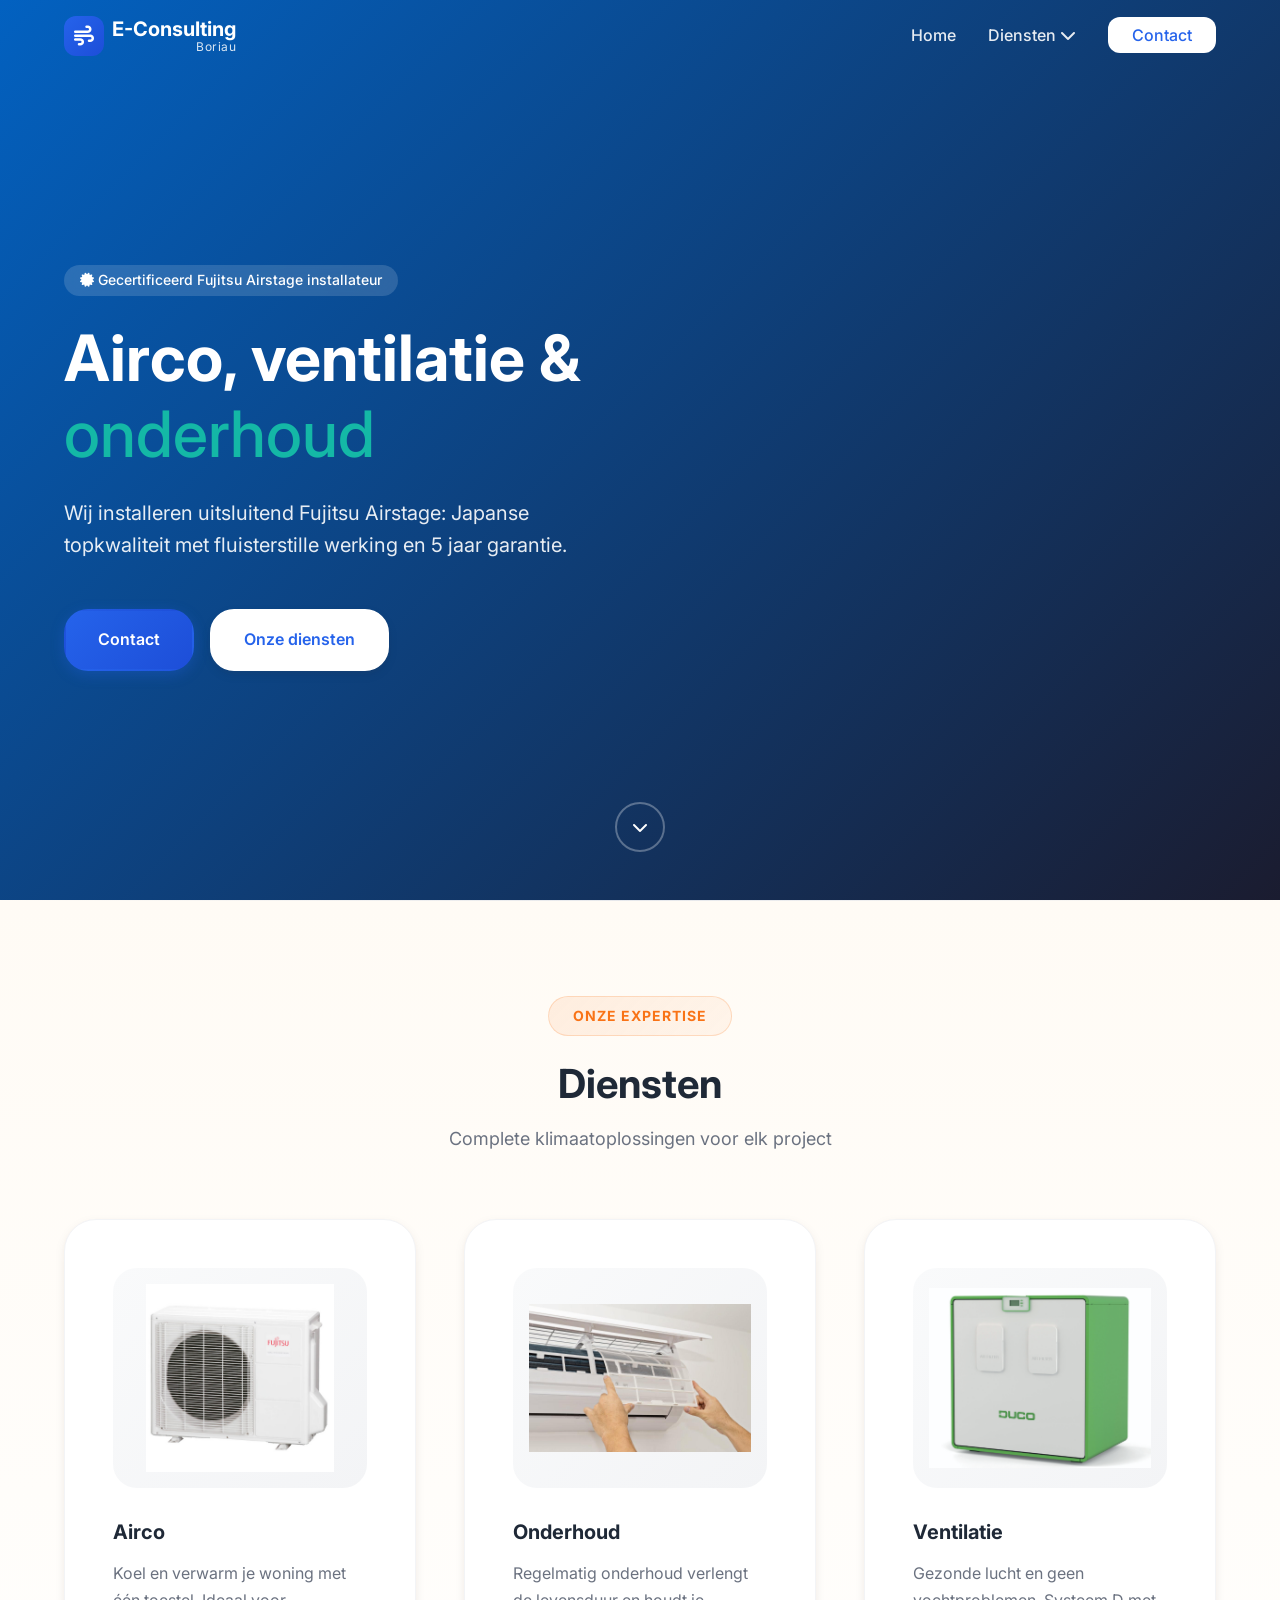
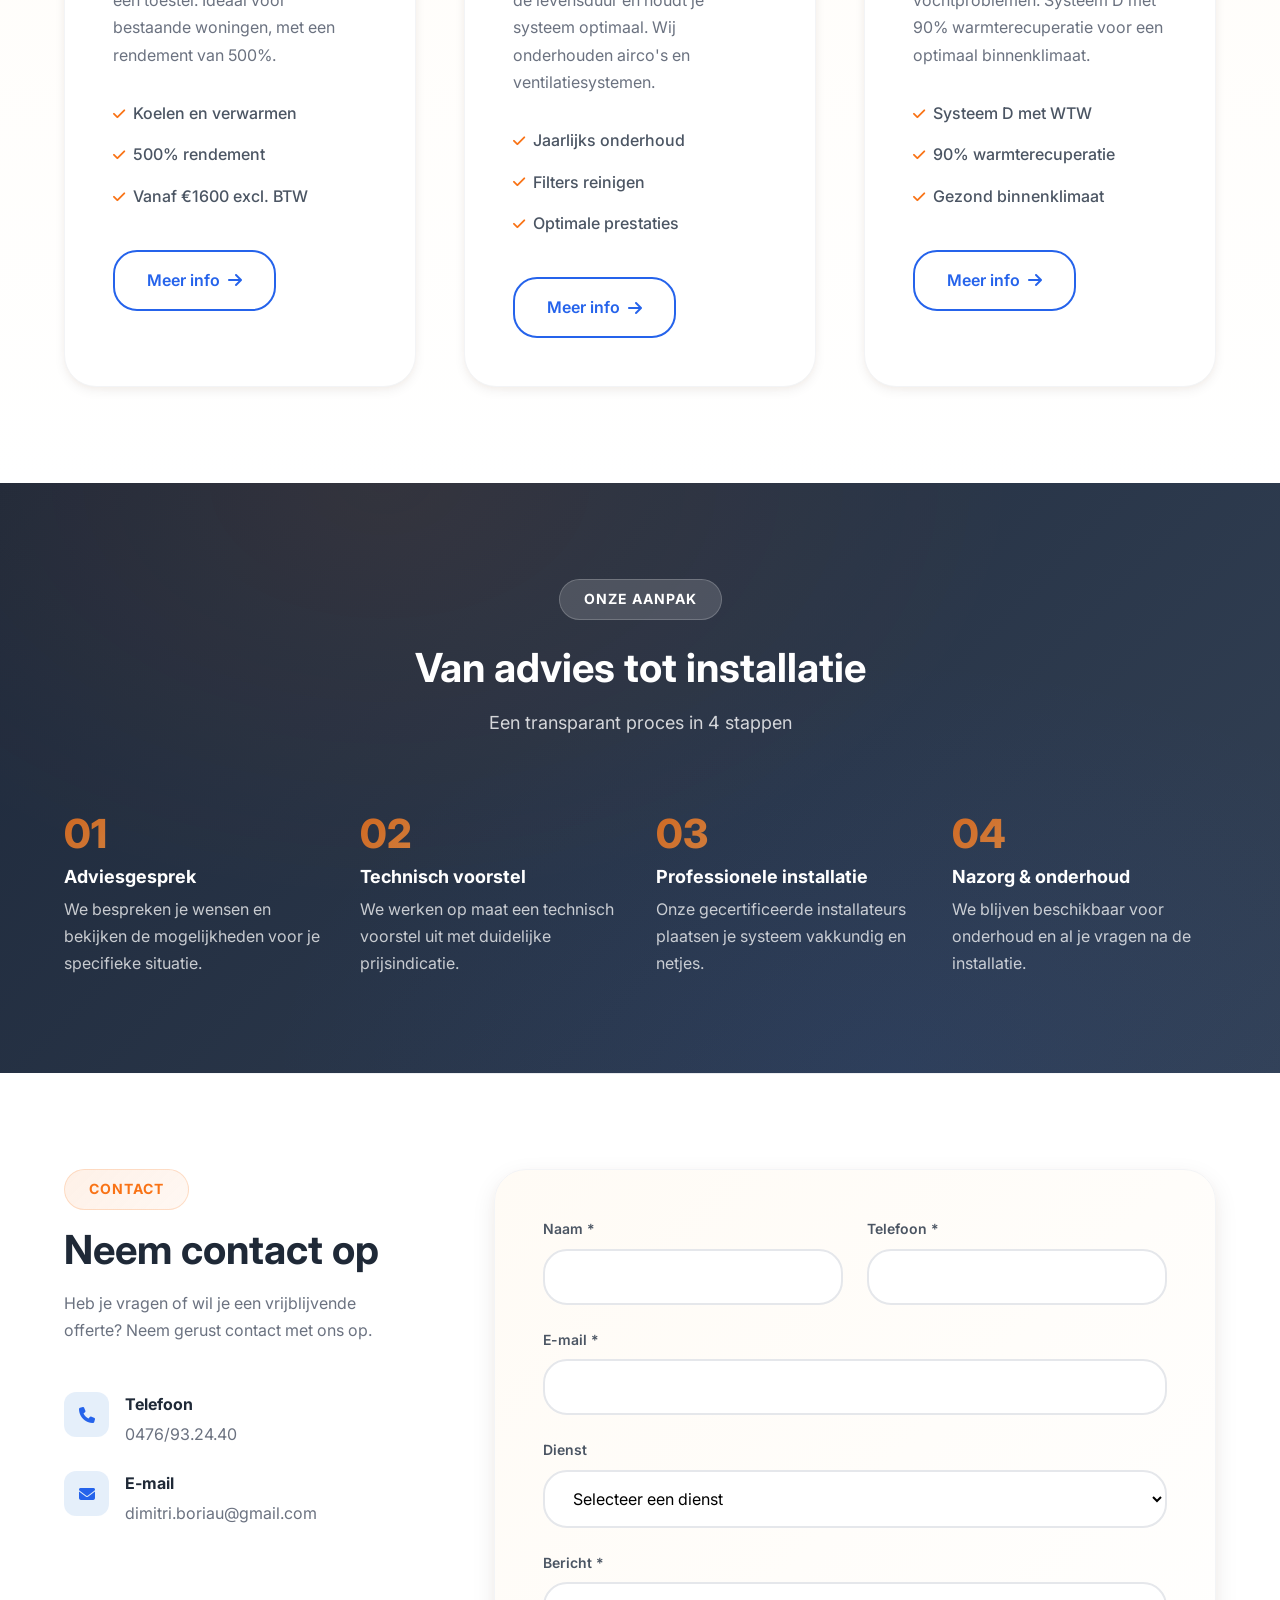
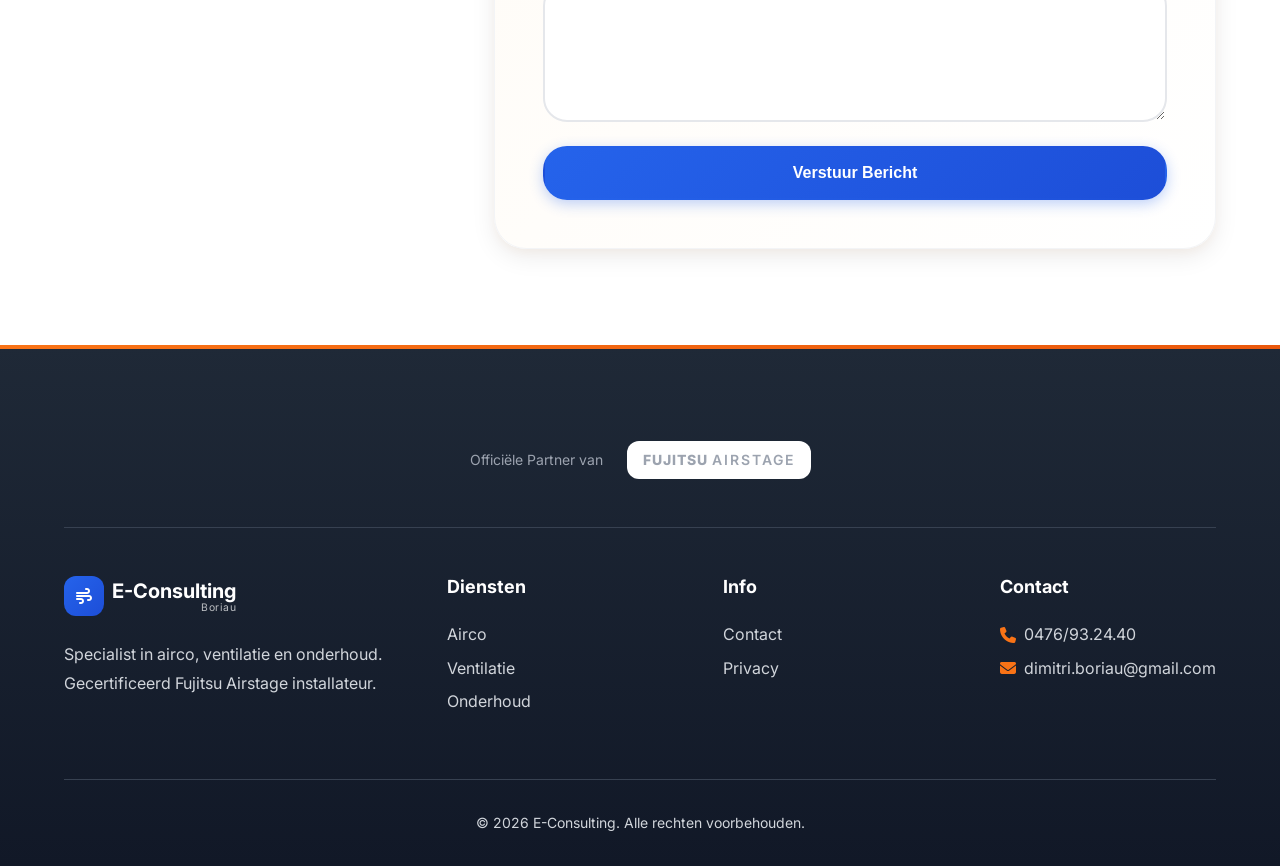
<file: index.html>
<!DOCTYPE html>
<html lang="nl">
<head>
    <meta charset="UTF-8">
    <meta name="viewport" content="width=device-width, initial-scale=1.0">
    <meta name="description" content="E-Consulting Boriau - Specialist in airco, ventilatie en onderhoud. Gecertificeerd Fujitsu Airstage installateur.">
    <title>E-Consulting Boriau | Airco, Ventilatie & Onderhoud</title>
    <link rel="stylesheet" href="css/style.css">
    <link rel="preconnect" href="https://fonts.googleapis.com">
    <link rel="preconnect" href="https://fonts.gstatic.com" crossorigin>
    <link href="https://fonts.googleapis.com/css2?family=Inter:wght@300;400;500;600;700;800&display=swap" rel="stylesheet">
    <link rel="stylesheet" href="https://cdnjs.cloudflare.com/ajax/libs/font-awesome/6.4.0/css/all.min.css">
</head>
<body>
    <!-- Navigation -->
    <nav class="navbar" id="navbar">
        <div class="container">
            <a href="index.html" class="logo">
                <span class="logo-icon"><i class="fas fa-wind"></i></span>
                <span class="logo-text-wrapper"><span class="logo-text">E-Consulting</span><span class="logo-sub">Boriau</span></span>
            </a>
            <button class="nav-toggle" id="navToggle" aria-label="Menu openen">
                <span></span>
                <span></span>
                <span></span>
            </button>
            <ul class="nav-menu" id="navMenu">
                <li><a href="#home" class="nav-link">Home</a></li>
                <li class="dropdown">
                    <a href="#diensten" class="nav-link">Diensten <i class="fas fa-chevron-down"></i></a>
                    <ul class="dropdown-menu">
                        <li><a href="airco.html">Airco</a></li>
                        <li><a href="ventilatie.html">Ventilatie</a></li>
                        <li><a href="onderhoud.html">Onderhoud</a></li>
                    </ul>
                </li>
                <li><a href="#contact" class="nav-link nav-cta">Contact</a></li>
            </ul>
        </div>
    </nav>

    <!-- Hero Section -->
    <header class="hero" id="home">
        <div class="hero-bg" style="background-image: url('https://images.pexels.com/photos/1571460/pexels-photo-1571460.jpeg?auto=compress&cs=tinysrgb&w=1920');"></div>
        <div class="hero-content">
            <div class="container">
                <div class="hero-text">
                    <span class="hero-badge"><i class="fas fa-certificate"></i> Gecertificeerd Fujitsu Airstage installateur</span>
                    <h1>Airco, ventilatie &<br><span class="highlight">onderhoud</span></h1>
                    <p class="hero-subtitle">Wij installeren uitsluitend Fujitsu Airstage: Japanse topkwaliteit met fluisterstille werking en 5 jaar garantie.</p>
                    <div class="hero-buttons">
                        <a href="#contact" class="btn btn-primary">Contact</a>
                        <a href="#diensten" class="btn btn-secondary">Onze diensten</a>
                    </div>
                </div>
            </div>
        </div>
        <div class="hero-scroll">
            <a href="#diensten"><i class="fas fa-chevron-down"></i></a>
        </div>
    </header>

    <!-- Services Overview -->
    <section class="services-overview" id="diensten">
        <div class="container">
            <div class="section-header">
                <span class="section-badge">Onze Expertise</span>
                <h2>Diensten</h2>
                <p>Complete klimaatoplossingen voor elk project</p>
            </div>
            <div class="services-grid">
                <!-- Airco -->
                <div class="service-card">
                    <div class="service-image">
                        <img src="airco-buitenunit.png" alt="Fujitsu Airstage buitenunit">
                    </div>
                    <h3>Airco</h3>
                    <p>Koel en verwarm je woning met één toestel. Ideaal voor bestaande woningen, met een rendement van 500%.</p>
                    <ul class="service-features">
                        <li><i class="fas fa-check"></i> Koelen en verwarmen</li>
                        <li><i class="fas fa-check"></i> 500% rendement</li>
                        <li><i class="fas fa-check"></i> Vanaf €1600 excl. BTW</li>
                    </ul>
                    <a href="airco.html" class="btn btn-outline">Meer info <i class="fas fa-arrow-right"></i></a>
                </div>

                <!-- Onderhoud -->
                <div class="service-card">
                    <div class="service-image">
                        <img src="onderhoud.jpg" alt="Onderhoud airco">
                    </div>
                    <h3>Onderhoud</h3>
                    <p>Regelmatig onderhoud verlengt de levensduur en houdt je systeem optimaal. Wij onderhouden airco's en ventilatiesystemen.</p>
                    <ul class="service-features">
                        <li><i class="fas fa-check"></i> Jaarlijks onderhoud</li>
                        <li><i class="fas fa-check"></i> Filters reinigen</li>
                        <li><i class="fas fa-check"></i> Optimale prestaties</li>
                    </ul>
                    <a href="onderhoud.html" class="btn btn-outline">Meer info <i class="fas fa-arrow-right"></i></a>
                </div>

                <!-- Ventilatie -->
                <div class="service-card">
                    <div class="service-image">
                        <img src="ventilatie.png" alt="Duco ventilatiesysteem">
                    </div>
                    <h3>Ventilatie</h3>
                    <p>Gezonde lucht en geen vochtproblemen. Systeem D met 90% warmterecuperatie voor een optimaal binnenklimaat.</p>
                    <ul class="service-features">
                        <li><i class="fas fa-check"></i> Systeem D met WTW</li>
                        <li><i class="fas fa-check"></i> 90% warmterecuperatie</li>
                        <li><i class="fas fa-check"></i> Gezond binnenklimaat</li>
                    </ul>
                    <a href="ventilatie.html" class="btn btn-outline">Meer info <i class="fas fa-arrow-right"></i></a>
                </div>
            </div>
        </div>
    </section>

    <!-- Process -->
    <section class="process">
        <div class="container">
            <div class="section-header light">
                <span class="section-badge">Onze Aanpak</span>
                <h2>Van advies tot installatie</h2>
                <p>Een transparant proces in 4 stappen</p>
            </div>
            <div class="process-timeline">
                <div class="process-step">
                    <div class="step-number">01</div>
                    <div class="step-content">
                        <h4>Adviesgesprek</h4>
                        <p>We bespreken je wensen en bekijken de mogelijkheden voor je specifieke situatie.</p>
                    </div>
                </div>
                <div class="process-step">
                    <div class="step-number">02</div>
                    <div class="step-content">
                        <h4>Technisch voorstel</h4>
                        <p>We werken op maat een technisch voorstel uit met duidelijke prijsindicatie.</p>
                    </div>
                </div>
                <div class="process-step">
                    <div class="step-number">03</div>
                    <div class="step-content">
                        <h4>Professionele installatie</h4>
                        <p>Onze gecertificeerde installateurs plaatsen je systeem vakkundig en netjes.</p>
                    </div>
                </div>
                <div class="process-step">
                    <div class="step-number">04</div>
                    <div class="step-content">
                        <h4>Nazorg & onderhoud</h4>
                        <p>We blijven beschikbaar voor onderhoud en al je vragen na de installatie.</p>
                    </div>
                </div>
            </div>
        </div>
    </section>

    <!-- Contact Section -->
    <section class="contact" id="contact">
        <div class="container">
            <div class="contact-grid">
                <div class="contact-info">
                    <span class="section-badge">Contact</span>
                    <h2>Neem contact op</h2>
                    <p>Heb je vragen of wil je een vrijblijvende offerte? Neem gerust contact met ons op.</p>
                    
                    <div class="contact-details">
                        <div class="contact-item">
                            <i class="fas fa-phone"></i>
                            <div>
                                <strong>Telefoon</strong>
                                <a href="tel:+32476932440">0476/93.24.40</a>
                            </div>
                        </div>
                        <div class="contact-item">
                            <i class="fas fa-envelope"></i>
                            <div>
                                <strong>E-mail</strong>
                                <a href="mailto:dimitri.boriau@gmail.com">dimitri.boriau@gmail.com</a>
                            </div>
                        </div>
                    </div>
                </div>

                <div class="contact-form-wrapper">
                    <form class="contact-form" id="contactForm">
                        <div class="form-row">
                            <div class="form-group">
                                <label for="name">Naam *</label>
                                <input type="text" id="name" name="name" required>
                            </div>
                            <div class="form-group">
                                <label for="phone">Telefoon *</label>
                                <input type="tel" id="phone" name="phone" required>
                            </div>
                        </div>
                        <div class="form-group">
                            <label for="email">E-mail *</label>
                            <input type="email" id="email" name="email" required>
                        </div>
                        <div class="form-group">
                            <label for="service">Dienst</label>
                            <select id="service" name="service">
                                <option value="">Selecteer een dienst</option>
                                <option value="airco">Airco</option>
                                <option value="ventilatie">Ventilatie</option>
                                <option value="onderhoud">Onderhoud</option>
                                <option value="andere">Andere</option>
                            </select>
                        </div>
                        <div class="form-group">
                            <label for="message">Bericht *</label>
                            <textarea id="message" name="message" rows="5" required></textarea>
                        </div>
                        <button type="submit" class="btn btn-primary btn-full">Verstuur Bericht</button>
                    </form>
                </div>
            </div>
        </div>
    </section>

    <!-- Footer -->
    <footer class="footer">
        <div class="container">
            <div class="footer-partner">
                <span>Officiële Partner van</span>
                <div class="footer-partner-logo">
                    <span class="fujitsu-text-sm">FUJITSU</span>
                    <span class="airstage-text-sm">AIRSTAGE</span>
                </div>
            </div>
            <div class="footer-grid">
                <div class="footer-brand">
                    <a href="index.html" class="footer-logo">
                        <span class="logo-icon"><i class="fas fa-wind"></i></span>
                        <span class="logo-text-wrapper"><span class="logo-text">E-Consulting</span><span class="logo-sub">Boriau</span></span>
                    </a>
                    <p>Specialist in airco, ventilatie en onderhoud. Gecertificeerd Fujitsu Airstage installateur.</p>
                </div>
                <div class="footer-links">
                    <h4>Diensten</h4>
                    <ul>
                        <li><a href="airco.html">Airco</a></li>
                        <li><a href="ventilatie.html">Ventilatie</a></li>
                        <li><a href="onderhoud.html">Onderhoud</a></li>
                    </ul>
                </div>
                <div class="footer-links">
                    <h4>Info</h4>
                    <ul>
                        <li><a href="#contact">Contact</a></li>
                        <li><a href="privacy.html">Privacy</a></li>
                    </ul>
                </div>
                <div class="footer-contact">
                    <h4>Contact</h4>
                    <p><i class="fas fa-phone"></i> 0476/93.24.40</p>
                    <p><i class="fas fa-envelope"></i> dimitri.boriau@gmail.com</p>
                </div>
            </div>
            <div class="footer-bottom">
                <p>&copy; 2026 E-Consulting. Alle rechten voorbehouden.</p>
            </div>
        </div>
    </footer>

    <script src="js/main.js"></script>
</body>
</html>
</file>
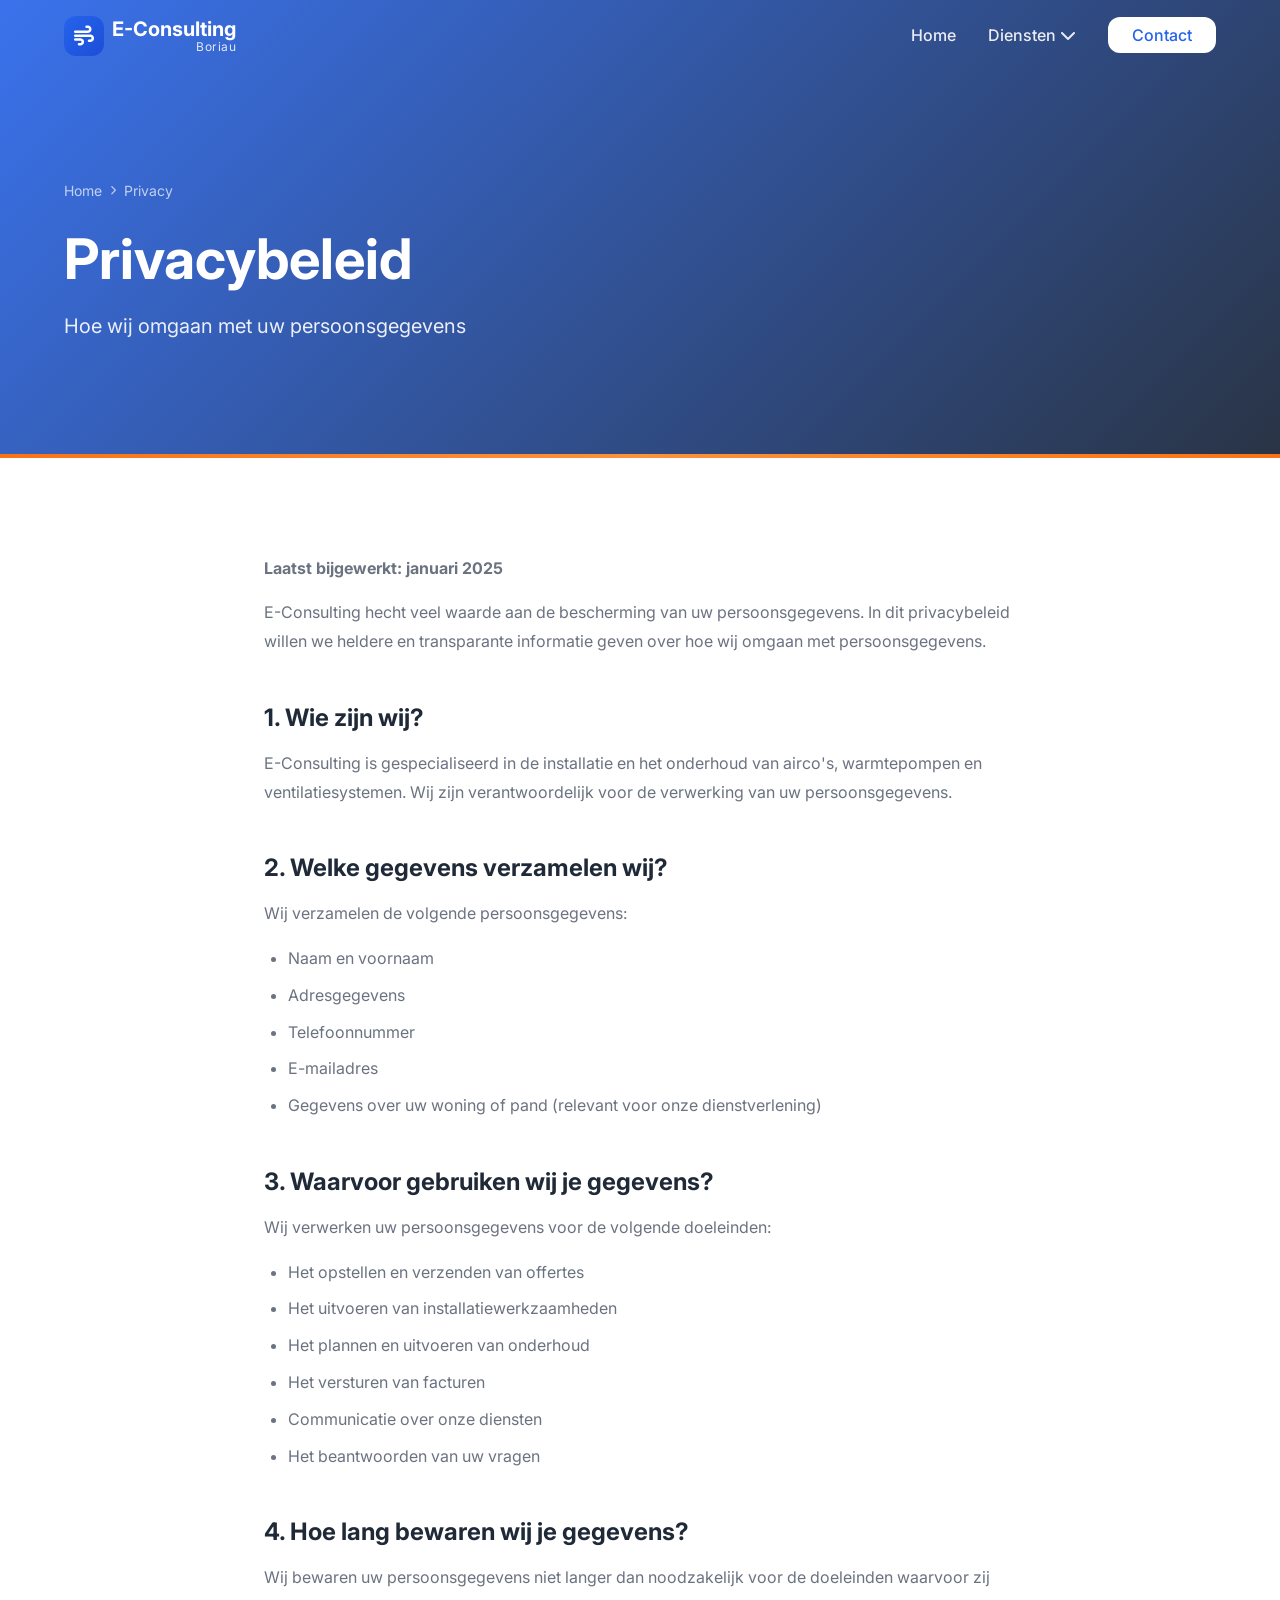
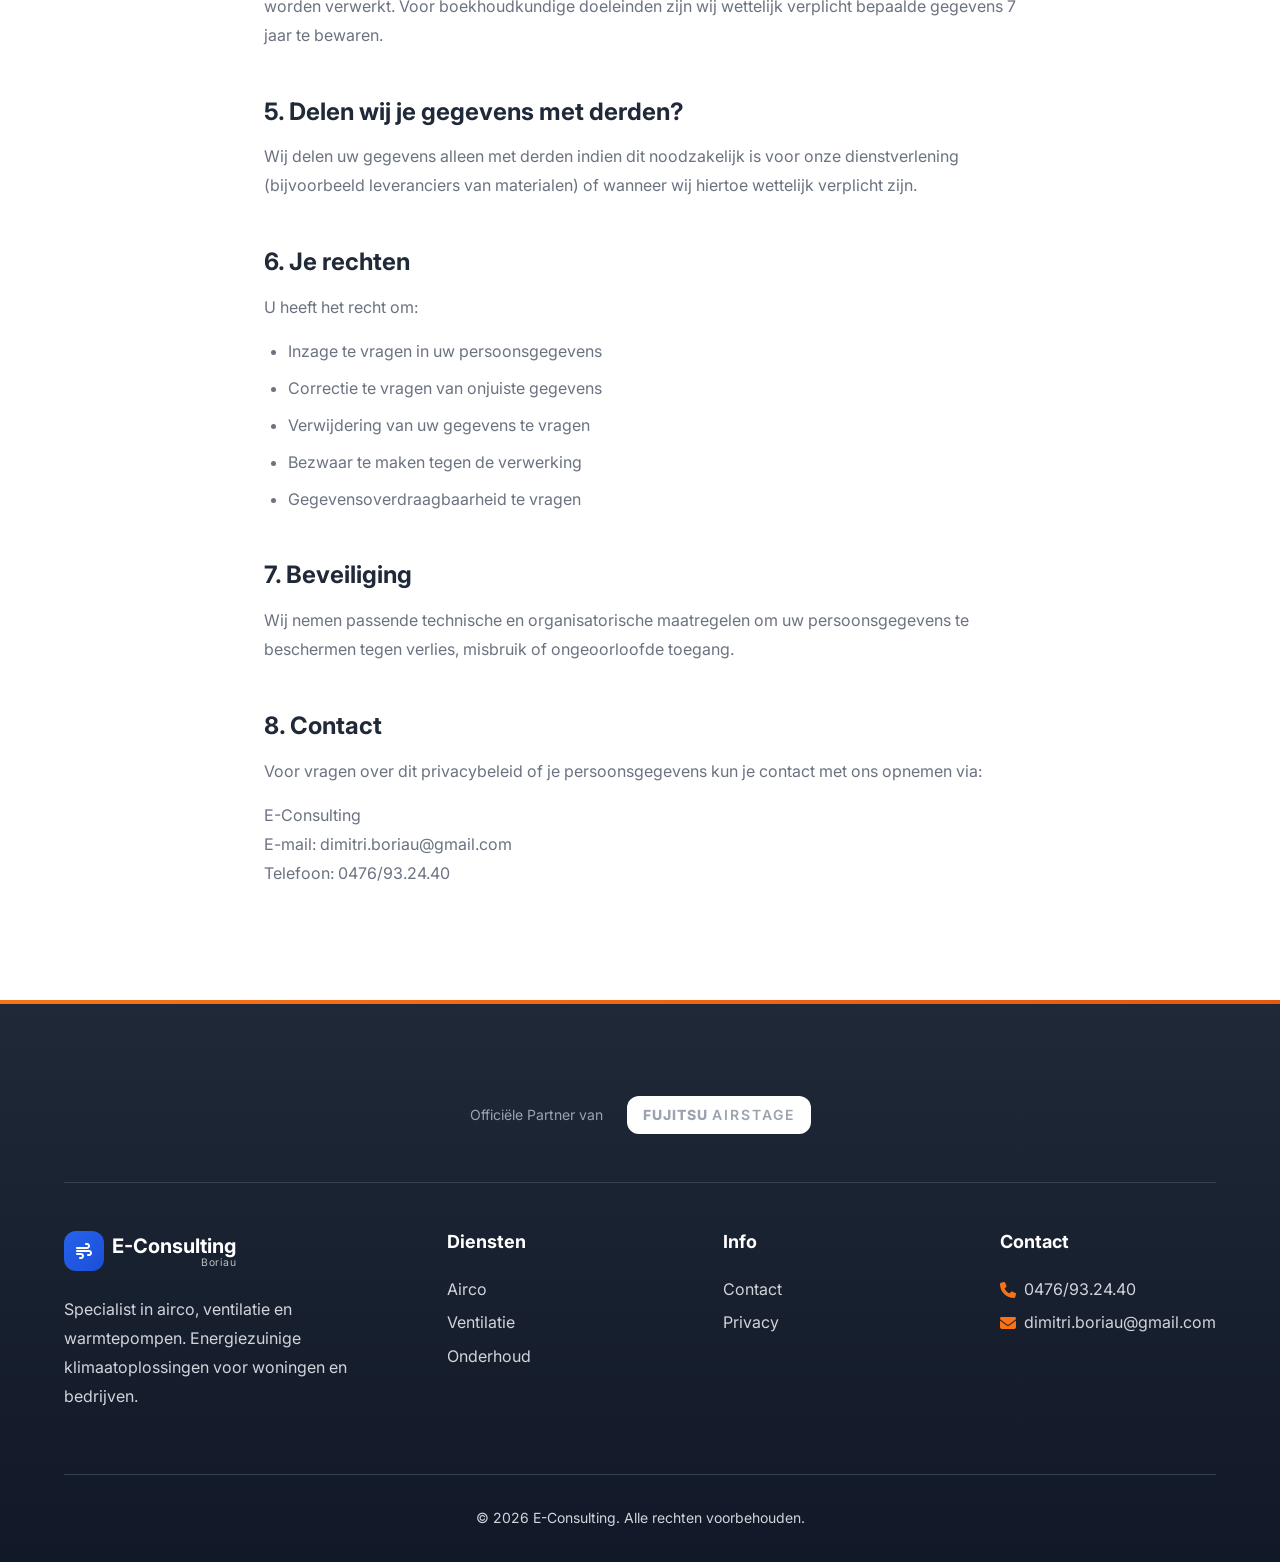
<file: privacy.html>
<!DOCTYPE html>
<html lang="nl">
<head>
    <meta charset="UTF-8">
    <meta name="viewport" content="width=device-width, initial-scale=1.0">
    <meta name="description" content="Privacybeleid van E-Consulting. Lees hoe wij omgaan met uw persoonsgegevens.">
    <title>Privacy | E-Consulting</title>
    <link rel="stylesheet" href="css/style.css">
    <link rel="stylesheet" href="css/pages.css">
    <link rel="preconnect" href="https://fonts.googleapis.com">
    <link rel="preconnect" href="https://fonts.gstatic.com" crossorigin>
    <link href="https://fonts.googleapis.com/css2?family=Inter:wght@300;400;500;600;700;800&display=swap" rel="stylesheet">
    <link rel="stylesheet" href="https://cdnjs.cloudflare.com/ajax/libs/font-awesome/6.4.0/css/all.min.css">
    <style>
        .privacy-content {
            padding: var(--space-4xl) 0;
            max-width: 800px;
            margin: 0 auto;
        }
        .privacy-content h2 {
            margin-top: var(--space-2xl);
            margin-bottom: var(--space-md);
            font-size: var(--font-size-2xl);
        }
        .privacy-content h3 {
            margin-top: var(--space-xl);
            margin-bottom: var(--space-md);
        }
        .privacy-content p, .privacy-content li {
            color: var(--gray-600);
            line-height: 1.8;
        }
        .privacy-content ul {
            margin-left: var(--space-lg);
            margin-bottom: var(--space-md);
        }
        .privacy-content li {
            margin-bottom: var(--space-sm);
            list-style: disc;
        }
    </style>
</head>
<body>
    <!-- Navigation -->
    <nav class="navbar scrolled" id="navbar">
        <div class="container">
            <a href="index.html" class="logo">
                <span class="logo-icon"><i class="fas fa-wind"></i></span>
                <span class="logo-text-wrapper"><span class="logo-text">E-Consulting</span><span class="logo-sub">Boriau</span></span>
            </a>
            <button class="nav-toggle" id="navToggle" aria-label="Menu openen">
                <span></span>
                <span></span>
                <span></span>
            </button>
            <ul class="nav-menu" id="navMenu">
                <li><a href="index.html" class="nav-link">Home</a></li>
                <li class="dropdown">
                    <a href="#" class="nav-link">Diensten <i class="fas fa-chevron-down"></i></a>
                    <ul class="dropdown-menu">
                        <li><a href="airco.html">Airco</a></li>
                        <li><a href="ventilatie.html">Ventilatie</a></li>
                        <li><a href="onderhoud.html">Onderhoud</a></li>
                    </ul>
                </li>
                <li><a href="index.html#contact" class="nav-link nav-cta">Contact</a></li>
            </ul>
        </div>
    </nav>

    <!-- Page Hero -->
    <header class="page-hero">
        <div class="page-hero-bg"></div>
        <div class="container">
            <div class="page-hero-content">
                <nav class="breadcrumb">
                    <a href="index.html">Home</a>
                    <i class="fas fa-chevron-right"></i>
                    <span>Privacy</span>
                </nav>
                <h1>Privacybeleid</h1>
                <p class="page-hero-subtitle">Hoe wij omgaan met uw persoonsgegevens</p>
            </div>
        </div>
    </header>

    <!-- Privacy Content -->
    <section class="privacy-content">
        <div class="container">
            <p><strong>Laatst bijgewerkt: januari 2025</strong></p>
            
            <p>E-Consulting hecht veel waarde aan de bescherming van uw persoonsgegevens. In dit privacybeleid willen we heldere en transparante informatie geven over hoe wij omgaan met persoonsgegevens.</p>

            <h2>1. Wie zijn wij?</h2>
            <p>E-Consulting is gespecialiseerd in de installatie en het onderhoud van airco's, warmtepompen en ventilatiesystemen. Wij zijn verantwoordelijk voor de verwerking van uw persoonsgegevens.</p>

            <h2>2. Welke gegevens verzamelen wij?</h2>
            <p>Wij verzamelen de volgende persoonsgegevens:</p>
            <ul>
                <li>Naam en voornaam</li>
                <li>Adresgegevens</li>
                <li>Telefoonnummer</li>
                <li>E-mailadres</li>
                <li>Gegevens over uw woning of pand (relevant voor onze dienstverlening)</li>
            </ul>

            <h2>3. Waarvoor gebruiken wij je gegevens?</h2>
            <p>Wij verwerken uw persoonsgegevens voor de volgende doeleinden:</p>
            <ul>
                <li>Het opstellen en verzenden van offertes</li>
                <li>Het uitvoeren van installatiewerkzaamheden</li>
                <li>Het plannen en uitvoeren van onderhoud</li>
                <li>Het versturen van facturen</li>
                <li>Communicatie over onze diensten</li>
                <li>Het beantwoorden van uw vragen</li>
            </ul>

            <h2>4. Hoe lang bewaren wij je gegevens?</h2>
            <p>Wij bewaren uw persoonsgegevens niet langer dan noodzakelijk voor de doeleinden waarvoor zij worden verwerkt. Voor boekhoudkundige doeleinden zijn wij wettelijk verplicht bepaalde gegevens 7 jaar te bewaren.</p>

            <h2>5. Delen wij je gegevens met derden?</h2>
            <p>Wij delen uw gegevens alleen met derden indien dit noodzakelijk is voor onze dienstverlening (bijvoorbeeld leveranciers van materialen) of wanneer wij hiertoe wettelijk verplicht zijn.</p>

            <h2>6. Je rechten</h2>
            <p>U heeft het recht om:</p>
            <ul>
                <li>Inzage te vragen in uw persoonsgegevens</li>
                <li>Correctie te vragen van onjuiste gegevens</li>
                <li>Verwijdering van uw gegevens te vragen</li>
                <li>Bezwaar te maken tegen de verwerking</li>
                <li>Gegevensoverdraagbaarheid te vragen</li>
            </ul>

            <h2>7. Beveiliging</h2>
            <p>Wij nemen passende technische en organisatorische maatregelen om uw persoonsgegevens te beschermen tegen verlies, misbruik of ongeoorloofde toegang.</p>

            <h2>8. Contact</h2>
            <p>Voor vragen over dit privacybeleid of je persoonsgegevens kun je contact met ons opnemen via:</p>
            <p>
                E-Consulting<br>
                E-mail: dimitri.boriau@gmail.com<br>
                Telefoon: 0476/93.24.40
            </p>
        </div>
    </section>

    <!-- Footer -->
    <footer class="footer">
        <div class="container">
            <div class="footer-partner">
                <span>Officiële Partner van</span>
                <div class="footer-partner-logo">
                    <span class="fujitsu-text-sm">FUJITSU</span>
                    <span class="airstage-text-sm">AIRSTAGE</span>
                </div>
            </div>
            <div class="footer-grid">
                <div class="footer-brand">
                    <a href="index.html" class="footer-logo">
                        <span class="logo-icon"><i class="fas fa-wind"></i></span>
                        <span class="logo-text-wrapper"><span class="logo-text">E-Consulting</span><span class="logo-sub">Boriau</span></span>
                    </a>
                    <p>Specialist in airco, ventilatie en warmtepompen. Energiezuinige klimaatoplossingen voor woningen en bedrijven.</p>
                </div>
                <div class="footer-links">
                    <h4>Diensten</h4>
                    <ul>
                        <li><a href="airco.html">Airco</a></li>
                        <li><a href="ventilatie.html">Ventilatie</a></li>
                        <li><a href="onderhoud.html">Onderhoud</a></li>
                    </ul>
                </div>
                <div class="footer-links">
                    <h4>Info</h4>
                    <ul>
                        <li><a href="index.html#contact">Contact</a></li>
                        <li><a href="privacy.html">Privacy</a></li>
                    </ul>
                </div>
                <div class="footer-contact">
                    <h4>Contact</h4>
                    <p><i class="fas fa-phone"></i> 0476/93.24.40</p>
                    <p><i class="fas fa-envelope"></i> dimitri.boriau@gmail.com</p>
                </div>
            </div>
            <div class="footer-bottom">
                <p>&copy; 2026 E-Consulting. Alle rechten voorbehouden.</p>
            </div>
        </div>
    </footer>

    <script src="js/main.js"></script>
</body>
</html>
</file>
<file: css/style.css>
/* ============================
   E-Consulting - Main Stylesheet
   Modern, Warm & Accessible HVAC Website
   ============================ */

/* CSS Variables */
:root {
    /* Primary Colors - Warm Blue */
    --primary: #2563EB;
    --primary-dark: #1D4ED8;
    --primary-light: #60A5FA;
    
    /* Secondary Colors - Warm Teal */
    --secondary: #14B8A6;
    --secondary-dark: #0D9488;
    
    /* Accent Colors - Warm Orange */
    --accent: #F97316;
    --accent-light: #FB923C;
    --accent-dark: #EA580C;
    
    /* Warm Neutrals */
    --dark: #1E293B;
    --dark-light: #334155;
    --gray-900: #1F2937;
    --gray-800: #374151;
    --gray-700: #4B5563;
    --gray-600: #6B7280;
    --gray-500: #9CA3AF;
    --gray-400: #D1D5DB;
    --gray-300: #E5E7EB;
    --gray-200: #F3F4F6;
    --gray-100: #F9FAFB;
    --cream: #FFFBF5;
    --white: #ffffff;
    
    /* Warm Gradients */
    --gradient-primary: linear-gradient(135deg, #2563EB 0%, #1D4ED8 100%);
    --gradient-warm: linear-gradient(135deg, #F97316 0%, #EA580C 100%);
    --gradient-hero: linear-gradient(135deg, rgba(37, 99, 235, 0.92) 0%, rgba(30, 41, 59, 0.95) 100%);
    --gradient-soft: linear-gradient(180deg, var(--cream) 0%, var(--white) 100%);
    --gradient-card: linear-gradient(180deg, var(--white) 0%, var(--gray-100) 100%);
    
    /* Warm Shadows */
    --shadow-sm: 0 2px 4px rgba(0, 0, 0, 0.04), 0 1px 2px rgba(249, 115, 22, 0.02);
    --shadow: 0 4px 12px rgba(0, 0, 0, 0.06), 0 2px 4px rgba(249, 115, 22, 0.03);
    --shadow-md: 0 8px 24px rgba(0, 0, 0, 0.08), 0 4px 8px rgba(249, 115, 22, 0.04);
    --shadow-lg: 0 16px 40px rgba(0, 0, 0, 0.1), 0 8px 16px rgba(249, 115, 22, 0.05);
    --shadow-xl: 0 24px 48px rgba(0, 0, 0, 0.12), 0 12px 24px rgba(249, 115, 22, 0.06);
    --shadow-glow: 0 0 40px rgba(249, 115, 22, 0.15);
    
    /* Typography */
    --font-family: 'Inter', -apple-system, BlinkMacSystemFont, 'Segoe UI', sans-serif;
    --font-size-xs: 0.75rem;
    --font-size-sm: 0.875rem;
    --font-size-base: 1rem;
    --font-size-lg: 1.125rem;
    --font-size-xl: 1.25rem;
    --font-size-2xl: 1.5rem;
    --font-size-3xl: 2rem;
    --font-size-4xl: 2.5rem;
    --font-size-5xl: 3rem;
    --font-size-6xl: 4rem;
    
    /* Spacing */
    --space-xs: 0.25rem;
    --space-sm: 0.5rem;
    --space-md: 1rem;
    --space-lg: 1.5rem;
    --space-xl: 2rem;
    --space-2xl: 3rem;
    --space-3xl: 4rem;
    --space-4xl: 6rem;
    
    /* Border Radius - More rounded for warmth */
    --radius-sm: 6px;
    --radius: 12px;
    --radius-md: 16px;
    --radius-lg: 24px;
    --radius-xl: 32px;
    --radius-full: 9999px;
    
    /* Transitions - Smooth and friendly */
    --transition-fast: 0.2s cubic-bezier(0.4, 0, 0.2, 1);
    --transition: 0.3s cubic-bezier(0.4, 0, 0.2, 1);
    --transition-slow: 0.5s cubic-bezier(0.4, 0, 0.2, 1);
    --transition-bounce: 0.4s cubic-bezier(0.34, 1.56, 0.64, 1);
}

/* Reset & Base */
*, *::before, *::after {
    box-sizing: border-box;
    margin: 0;
    padding: 0;
}

html {
    scroll-behavior: smooth;
    font-size: 16px;
}

body {
    font-family: var(--font-family);
    font-size: var(--font-size-base);
    line-height: 1.6;
    color: var(--gray-700);
    background: var(--white);
    overflow-x: hidden;
}

img {
    max-width: 100%;
    height: auto;
    display: block;
}

a {
    text-decoration: none;
    color: inherit;
    transition: var(--transition);
}

ul {
    list-style: none;
}

/* Container */
.container {
    max-width: 1200px;
    margin: 0 auto;
    padding: 0 var(--space-lg);
}

/* Typography */
h1, h2, h3, h4, h5, h6 {
    color: var(--gray-900);
    font-weight: 700;
    line-height: 1.2;
    margin-bottom: var(--space-md);
}

h1 { font-size: clamp(2.5rem, 5vw, var(--font-size-6xl)); }
h2 { font-size: clamp(2rem, 4vw, var(--font-size-4xl)); }
h3 { font-size: var(--font-size-2xl); }
h4 { font-size: var(--font-size-xl); }
h5 { font-size: var(--font-size-lg); }

p {
    margin-bottom: var(--space-md);
}

.lead {
    font-size: var(--font-size-lg);
    color: var(--gray-600);
    line-height: 1.7;
}

/* Buttons - Modern & Friendly */
.btn {
    display: inline-flex;
    align-items: center;
    justify-content: center;
    gap: var(--space-sm);
    padding: 1rem 2rem;
    font-size: var(--font-size-base);
    font-weight: 600;
    border-radius: var(--radius-lg);
    border: 2px solid transparent;
    cursor: pointer;
    transition: var(--transition-bounce);
    white-space: nowrap;
    position: relative;
    overflow: hidden;
}

.btn::before {
    content: '';
    position: absolute;
    inset: 0;
    background: linear-gradient(135deg, rgba(255,255,255,0.2) 0%, transparent 50%);
    opacity: 0;
    transition: var(--transition);
}

.btn:hover::before {
    opacity: 1;
}

.btn-primary {
    background: var(--gradient-primary);
    color: var(--white);
    border-color: transparent;
    box-shadow: 0 4px 14px rgba(37, 99, 235, 0.3);
}

.btn-primary:hover {
    transform: translateY(-3px) scale(1.02);
    box-shadow: 0 8px 25px rgba(37, 99, 235, 0.4);
}

.btn-accent {
    background: var(--gradient-warm);
    color: var(--white);
    border-color: transparent;
    box-shadow: 0 4px 14px rgba(249, 115, 22, 0.3);
}

.btn-accent:hover {
    transform: translateY(-3px) scale(1.02);
    box-shadow: 0 8px 25px rgba(249, 115, 22, 0.4);
}

.btn-secondary {
    background: var(--white);
    color: var(--primary);
    border-color: var(--white);
    box-shadow: var(--shadow);
}

.btn-secondary:hover {
    background: var(--cream);
    transform: translateY(-3px);
    box-shadow: var(--shadow-md);
}

.btn-outline {
    background: transparent;
    color: var(--primary);
    border-color: var(--primary);
    border-width: 2px;
}

.btn-outline:hover {
    background: var(--primary);
    color: var(--white);
}

.btn-white {
    background: var(--white);
    color: var(--primary);
    border-color: var(--white);
}

.btn-white:hover {
    background: var(--gray-100);
    transform: translateY(-2px);
    box-shadow: var(--shadow-lg);
}

.btn-outline-white {
    background: transparent;
    color: var(--white);
    border-color: var(--white);
}

.btn-outline-white:hover {
    background: var(--white);
    color: var(--primary);
}

.btn-full {
    width: 100%;
}

/* Section Styling */
section {
    padding: var(--space-4xl) 0;
}

.section-header {
    text-align: center;
    max-width: 700px;
    margin: 0 auto var(--space-3xl);
}

.section-header h2 {
    margin-bottom: var(--space-md);
}

.section-header p {
    color: var(--gray-600);
    font-size: var(--font-size-lg);
    line-height: 1.7;
}

.section-header.light h2,
.section-header.light p {
    color: var(--white);
}

.section-header.light p {
    color: rgba(255, 255, 255, 0.8);
}

.section-badge {
    display: inline-block;
    padding: var(--space-sm) var(--space-lg);
    background: linear-gradient(135deg, rgba(249, 115, 22, 0.1) 0%, rgba(249, 115, 22, 0.05) 100%);
    color: var(--accent);
    font-size: var(--font-size-sm);
    font-weight: 700;
    border-radius: var(--radius-full);
    margin-bottom: var(--space-lg);
    text-transform: uppercase;
    letter-spacing: 1px;
    border: 1px solid rgba(249, 115, 22, 0.2);
}

.section-header.light .section-badge {
    background: rgba(255, 255, 255, 0.15);
    color: var(--white);
    border-color: rgba(255, 255, 255, 0.2);
}

/* ============================
   Navigation
   ============================ */
.navbar {
    position: fixed;
    top: 0;
    left: 0;
    right: 0;
    z-index: 1000;
    padding: var(--space-md) 0;
    transition: var(--transition);
}

.navbar.scrolled {
    background: var(--white);
    box-shadow: var(--shadow-md);
    padding: var(--space-sm) 0;
}

.navbar .container {
    display: flex;
    align-items: center;
    justify-content: space-between;
}

.logo {
    display: flex;
    align-items: center;
    gap: var(--space-sm);
    font-size: var(--font-size-xl);
    font-weight: 700;
    color: var(--white);
    transition: var(--transition);
}

.logo-text-wrapper {
    display: flex;
    flex-direction: column;
    line-height: 1.1;
}

.logo-sub {
    font-size: 0.6em;
    font-weight: 400;
    opacity: 0.85;
    letter-spacing: 0.5px;
    text-align: right;
}

.navbar.scrolled .logo {
    color: var(--primary);
}

.logo-icon {
    display: flex;
    align-items: center;
    justify-content: center;
    width: 40px;
    height: 40px;
    background: var(--gradient-primary);
    border-radius: var(--radius);
    color: var(--white);
}

.navbar.scrolled .logo-icon {
    background: var(--gradient-primary);
}

.nav-menu {
    display: flex;
    align-items: center;
    gap: var(--space-xl);
}

.nav-link {
    color: rgba(255, 255, 255, 0.9);
    font-weight: 500;
    padding: var(--space-sm) 0;
    position: relative;
}

.navbar.scrolled .nav-link {
    color: var(--gray-700);
}

.nav-link::after {
    content: '';
    position: absolute;
    bottom: 0;
    left: 0;
    width: 0;
    height: 2px;
    background: var(--primary);
    transition: var(--transition);
}

.nav-link:hover::after {
    width: 100%;
}

.nav-link.nav-cta {
    background: var(--white);
    color: var(--primary);
    padding: var(--space-sm) var(--space-lg);
    border-radius: var(--radius);
}

.navbar.scrolled .nav-link.nav-cta {
    background: var(--gradient-primary);
    color: var(--white);
}

.nav-link.nav-cta:hover {
    transform: translateY(-2px);
    box-shadow: var(--shadow);
}

.nav-link.nav-cta::after {
    display: none;
}

/* Dropdown */
.dropdown {
    position: relative;
}

.dropdown-menu {
    position: absolute;
    top: 100%;
    left: 50%;
    transform: translateX(-50%) translateY(10px);
    background: var(--white);
    min-width: 280px;
    padding: var(--space-md);
    border-radius: var(--radius-md);
    box-shadow: var(--shadow-xl);
    opacity: 0;
    visibility: hidden;
    transition: var(--transition);
}

.dropdown:hover .dropdown-menu {
    opacity: 1;
    visibility: visible;
    transform: translateX(-50%) translateY(0);
}

.dropdown-menu li {
    margin-bottom: var(--space-xs);
}

.dropdown-menu a {
    display: block;
    padding: var(--space-sm) var(--space-md);
    color: var(--gray-700);
    border-radius: var(--radius-sm);
}

.dropdown-menu a:hover {
    background: var(--gray-100);
    color: var(--primary);
}

/* Mobile Navigation */
.nav-toggle {
    display: none;
    flex-direction: column;
    gap: 5px;
    background: none;
    border: none;
    cursor: pointer;
    padding: var(--space-sm);
}

.nav-toggle span {
    width: 25px;
    height: 2px;
    background: var(--white);
    transition: var(--transition);
}

.navbar.scrolled .nav-toggle span {
    background: var(--gray-900);
}

@media (max-width: 992px) {
    .nav-toggle {
        display: flex;
    }

    .nav-menu {
        position: fixed;
        top: 0;
        right: -100%;
        width: 300px;
        height: 100vh;
        background: var(--white);
        flex-direction: column;
        align-items: flex-start;
        padding: var(--space-4xl) var(--space-xl);
        gap: var(--space-md);
        transition: var(--transition);
        box-shadow: var(--shadow-xl);
    }

    .nav-menu.active {
        right: 0;
    }

    .nav-link {
        color: var(--gray-700);
        font-size: var(--font-size-lg);
    }

    .dropdown-menu {
        position: static;
        transform: none;
        box-shadow: none;
        opacity: 1;
        visibility: visible;
        padding-left: var(--space-lg);
        display: none;
    }

    .dropdown.active .dropdown-menu {
        display: block;
    }
}

/* ============================
   Hero Section
   ============================ */
.hero {
    position: relative;
    min-height: 100vh;
    display: flex;
    align-items: center;
    background: var(--dark);
    overflow: hidden;
}

.hero-bg {
    position: absolute;
    inset: 0;
    background: var(--gradient-hero);
    background-size: cover;
    background-position: center right;
}

.hero-bg::before {
    content: '';
    position: absolute;
    inset: 0;
    background: linear-gradient(135deg, rgba(0, 102, 204, 0.92) 0%, rgba(26, 26, 46, 0.88) 100%);
}

.hero-content {
    position: relative;
    z-index: 2;
    width: 100%;
    padding-top: 100px;
}

/* Feature Image Real */
.feature-image-real {
    width: 100%;
    height: 100%;
    object-fit: cover;
    border-radius: var(--radius-lg);
}

.hero-text {
    max-width: 700px;
}

.hero-badge {
    display: inline-block;
    padding: var(--space-xs) var(--space-md);
    background: rgba(255, 255, 255, 0.15);
    color: var(--white);
    font-size: var(--font-size-sm);
    font-weight: 500;
    border-radius: var(--radius-full);
    margin-bottom: var(--space-lg);
    backdrop-filter: blur(10px);
}

.hero h1 {
    color: var(--white);
    margin-bottom: var(--space-lg);
}

.hero h1 .highlight {
    color: var(--secondary);
}

.hero-subtitle {
    font-size: var(--font-size-xl);
    color: rgba(255, 255, 255, 0.9);
    margin-bottom: var(--space-2xl);
    max-width: 550px;
}

.hero-buttons {
    display: flex;
    gap: var(--space-md);
    margin-bottom: var(--space-3xl);
    flex-wrap: wrap;
}

.hero-stats {
    display: flex;
    gap: var(--space-3xl);
}

.stat {
    text-align: left;
}

.stat-number {
    display: block;
    font-size: var(--font-size-3xl);
    font-weight: 800;
    color: var(--white);
}

.stat-label {
    font-size: var(--font-size-sm);
    color: rgba(255, 255, 255, 0.7);
    text-transform: uppercase;
    letter-spacing: 1px;
}

.hero-scroll {
    position: absolute;
    bottom: var(--space-2xl);
    left: 50%;
    transform: translateX(-50%);
    z-index: 2;
}

.hero-scroll a {
    display: flex;
    align-items: center;
    justify-content: center;
    width: 50px;
    height: 50px;
    border: 2px solid rgba(255, 255, 255, 0.3);
    border-radius: 50%;
    color: var(--white);
    animation: bounce 2s infinite;
}

@keyframes bounce {
    0%, 20%, 50%, 80%, 100% { transform: translateY(0); }
    40% { transform: translateY(-10px); }
    60% { transform: translateY(-5px); }
}

/* ============================
   Services Overview
   ============================ */
.services-overview {
    background: var(--gradient-soft);
    position: relative;
}

.services-overview::before {
    content: '';
    position: absolute;
    top: 0;
    left: 0;
    right: 0;
    height: 1px;
    background: linear-gradient(90deg, transparent, var(--gray-300), transparent);
}

.services-grid {
    display: grid;
    grid-template-columns: repeat(3, 1fr);
    gap: var(--space-2xl);
}

@media (max-width: 992px) {
    .services-grid {
        grid-template-columns: 1fr;
    }
}

.service-card {
    position: relative;
    background: var(--white);
    padding: var(--space-2xl);
    border-radius: var(--radius-xl);
    box-shadow: var(--shadow);
    transition: var(--transition);
    overflow: hidden;
    border: 1px solid var(--gray-200);
}

.service-card::before {
    content: '';
    position: absolute;
    top: 0;
    left: 0;
    right: 0;
    height: 4px;
    background: var(--gradient-warm);
    transform: scaleX(0);
    transition: var(--transition);
}

.service-card:hover::before {
    transform: scaleX(1);
}

.service-card:hover {
    transform: translateY(-12px);
    box-shadow: var(--shadow-xl), var(--shadow-glow);
    border-color: transparent;
}

.service-card.featured {
    background: var(--gradient-primary);
    border: none;
}

.service-card.featured::before {
    background: var(--gradient-warm);
    transform: scaleX(1);
}

.service-card.featured h3,
.service-card.featured p,
.service-card.featured li {
    color: var(--white);
}

.service-card.featured .service-icon {
    background: rgba(255, 255, 255, 0.2);
    color: var(--white);
}

.service-card.featured .service-features i {
    color: var(--accent-light);
}

.service-badge {
    position: absolute;
    top: var(--space-lg);
    right: var(--space-lg);
    padding: var(--space-sm) var(--space-md);
    background: var(--gradient-warm);
    color: var(--white);
    font-size: var(--font-size-xs);
    font-weight: 700;
    border-radius: var(--radius-full);
    text-transform: uppercase;
    z-index: 2;
    box-shadow: 0 4px 12px rgba(249, 115, 22, 0.3);
}

.service-image {
    width: 100%;
    height: 220px;
    margin-bottom: var(--space-xl);
    border-radius: var(--radius-lg);
    overflow: hidden;
    display: flex;
    align-items: center;
    justify-content: center;
    background: linear-gradient(135deg, var(--gray-100) 0%, var(--gray-200) 100%);
    transition: var(--transition);
}

.service-card:hover .service-image {
    transform: scale(1.02);
}

.service-card.featured .service-image {
    background: rgba(255, 255, 255, 0.1);
}

.service-image img {
    width: 100%;
    height: 100%;
    object-fit: contain;
    padding: var(--space-md);
    transition: var(--transition);
}

.service-card:hover .service-image img {
    transform: scale(1.05);
}

.service-icon {
    display: flex;
    align-items: center;
    justify-content: center;
    width: 70px;
    height: 70px;
    background: linear-gradient(135deg, rgba(37, 99, 235, 0.1) 0%, rgba(37, 99, 235, 0.05) 100%);
    color: var(--primary);
    font-size: var(--font-size-2xl);
    border-radius: var(--radius-lg);
    margin-bottom: var(--space-lg);
}

.service-card h3 {
    margin-bottom: var(--space-md);
    font-size: var(--font-size-xl);
}

.service-card p {
    color: var(--gray-600);
    margin-bottom: var(--space-lg);
    line-height: 1.7;
}

.service-features {
    margin-bottom: var(--space-xl);
}

.service-features li {
    display: flex;
    align-items: center;
    gap: var(--space-sm);
    padding: var(--space-sm) 0;
    color: var(--gray-700);
    font-weight: 500;
}

.service-features i {
    color: var(--accent);
    font-size: var(--font-size-sm);
}

/* ============================
   Partner Section
   ============================ */
.partner-section {
    padding: var(--space-4xl) 0;
    background: linear-gradient(135deg, var(--dark) 0%, var(--dark-light) 100%);
    position: relative;
    overflow: hidden;
}

.partner-section::before {
    content: '';
    position: absolute;
    top: -50%;
    right: -20%;
    width: 60%;
    height: 200%;
    background: radial-gradient(ellipse, rgba(249, 115, 22, 0.1) 0%, transparent 60%);
    pointer-events: none;
}

.partner-content {
    display: grid;
    grid-template-columns: 1fr 2fr;
    gap: var(--space-4xl);
    align-items: center;
}

@media (max-width: 992px) {
    .partner-content {
        grid-template-columns: 1fr;
        text-align: center;
    }
}

.partner-logo {
    display: flex;
    flex-direction: column;
    align-items: center;
    justify-content: center;
    padding: var(--space-2xl);
    background: var(--white);
    border-radius: var(--radius-lg);
}

.partner-logo img {
    max-width: 200px;
    height: auto;
}

.partner-logo-fallback {
    display: flex;
    flex-direction: column;
    align-items: center;
}

.fujitsu-text {
    font-size: var(--font-size-3xl);
    font-weight: 800;
    color: #E60012;
    letter-spacing: 2px;
}

.airstage-text {
    font-size: var(--font-size-xl);
    font-weight: 600;
    color: var(--gray-700);
    letter-spacing: 4px;
}

.partner-info .section-badge {
    background: rgba(255, 255, 255, 0.15);
    color: var(--white);
}

.partner-info h2 {
    color: var(--white);
    margin-bottom: var(--space-lg);
}

.partner-info p {
    color: rgba(255, 255, 255, 0.85);
    font-size: var(--font-size-lg);
    margin-bottom: var(--space-xl);
}

.partner-features {
    display: grid;
    grid-template-columns: repeat(2, 1fr);
    gap: var(--space-md);
}

@media (max-width: 576px) {
    .partner-features {
        grid-template-columns: 1fr;
    }
}

.partner-feature {
    display: flex;
    align-items: center;
    gap: var(--space-sm);
    color: var(--white);
    font-weight: 500;
}

.partner-feature i {
    color: var(--secondary);
    font-size: var(--font-size-lg);
}

/* ============================
   Why Us Section
   ============================ */
.why-us {
    background: var(--white);
}

.why-us-grid {
    display: grid;
    grid-template-columns: 1fr 1fr;
    gap: var(--space-4xl);
    align-items: center;
}

@media (max-width: 992px) {
    .why-us-grid {
        grid-template-columns: 1fr;
    }
}

.why-us-content .lead {
    margin-bottom: var(--space-2xl);
}

.features-list {
    display: flex;
    flex-direction: column;
    gap: var(--space-lg);
}

.feature-item {
    display: flex;
    gap: var(--space-lg);
}

.feature-icon {
    flex-shrink: 0;
    display: flex;
    align-items: center;
    justify-content: center;
    width: 50px;
    height: 50px;
    background: var(--gradient-primary);
    color: var(--white);
    border-radius: var(--radius);
    font-size: var(--font-size-lg);
}

.feature-text h4 {
    margin-bottom: var(--space-xs);
    font-size: var(--font-size-lg);
}

.feature-text p {
    color: var(--gray-600);
    margin-bottom: 0;
}

.why-us-image {
    position: relative;
}

.image-container {
    position: relative;
    border-radius: var(--radius-lg);
    overflow: hidden;
    aspect-ratio: 4/3;
}

.image-container img {
    width: 100%;
    height: 100%;
    object-fit: cover;
}

.image-placeholder {
    width: 100%;
    height: 100%;
    background: linear-gradient(135deg, var(--gray-200) 0%, var(--gray-300) 100%);
    display: flex;
    flex-direction: column;
    align-items: center;
    justify-content: center;
    gap: var(--space-md);
    color: var(--gray-500);
}

.image-placeholder i {
    font-size: 4rem;
}

/* Partner Badge */
.partner-badge {
    display: inline-flex;
    align-items: center;
    gap: var(--space-sm);
    padding: var(--space-sm) var(--space-md);
    background: var(--white);
    border-radius: var(--radius);
    box-shadow: var(--shadow);
    margin-top: var(--space-lg);
}

.partner-badge img {
    height: 30px;
    width: auto;
}

.partner-badge span {
    font-size: var(--font-size-sm);
    color: var(--gray-600);
}

.floating-card {
    position: absolute;
    bottom: -30px;
    left: -30px;
    display: flex;
    align-items: center;
    gap: var(--space-md);
    background: var(--white);
    padding: var(--space-lg);
    border-radius: var(--radius-md);
    box-shadow: var(--shadow-xl);
}

.floating-icon {
    display: flex;
    align-items: center;
    justify-content: center;
    width: 50px;
    height: 50px;
    background: var(--gradient-secondary);
    color: var(--white);
    border-radius: var(--radius);
    font-size: var(--font-size-xl);
}

.floating-number {
    display: block;
    font-size: var(--font-size-2xl);
    font-weight: 800;
    color: var(--gray-900);
}

.floating-label {
    font-size: var(--font-size-sm);
    color: var(--gray-600);
}

/* ============================
   Efficiency Section
   ============================ */
.efficiency {
    background: var(--gray-100);
}

.efficiency-grid {
    display: grid;
    grid-template-columns: 1fr 1fr;
    gap: var(--space-4xl);
    align-items: center;
}

@media (max-width: 992px) {
    .efficiency-grid {
        grid-template-columns: 1fr;
    }
}

.efficiency-chart {
    display: flex;
    flex-direction: column;
    gap: var(--space-lg);
}

.chart-bar {
    display: flex;
    align-items: center;
    gap: var(--space-md);
    padding: var(--space-lg);
    background: var(--white);
    border-radius: var(--radius);
    box-shadow: var(--shadow);
    position: relative;
    overflow: hidden;
}

.chart-bar::before {
    content: '';
    position: absolute;
    left: 0;
    top: 0;
    bottom: 0;
    width: 4px;
    background: var(--gradient-primary);
}

.chart-bar.secondary::before {
    background: var(--gray-500);
}

.chart-bar.tertiary::before {
    background: var(--gray-400);
}

.bar-label {
    flex: 1;
    font-weight: 500;
    color: var(--gray-700);
}

.bar-value {
    font-size: var(--font-size-2xl);
    font-weight: 800;
    color: var(--primary);
}

.chart-bar.secondary .bar-value,
.chart-bar.tertiary .bar-value {
    color: var(--gray-600);
}

.efficiency-content h2 {
    margin-bottom: var(--space-lg);
}

.efficiency-content p {
    color: var(--gray-600);
    margin-bottom: var(--space-xl);
}

.efficiency-highlights {
    display: flex;
    flex-wrap: wrap;
    gap: var(--space-lg);
    margin-bottom: var(--space-xl);
}

.highlight {
    display: flex;
    align-items: center;
    gap: var(--space-sm);
    color: var(--gray-700);
    font-weight: 500;
}

.highlight i {
    color: var(--secondary);
}

/* ============================
   Applications Section
   ============================ */
.applications {
    background: var(--white);
}

.applications-grid {
    display: grid;
    grid-template-columns: repeat(6, 1fr);
    gap: var(--space-lg);
}

@media (max-width: 992px) {
    .applications-grid {
        grid-template-columns: repeat(3, 1fr);
    }
}

@media (max-width: 576px) {
    .applications-grid {
        grid-template-columns: repeat(2, 1fr);
    }
}

.application-card {
    text-align: center;
    padding: var(--space-xl);
    background: var(--gray-100);
    border-radius: var(--radius-md);
    transition: var(--transition);
}

.application-card:hover {
    background: var(--gradient-primary);
    transform: translateY(-5px);
}

.application-card:hover .application-icon,
.application-card:hover h4,
.application-card:hover p {
    color: var(--white);
}

.application-icon {
    font-size: var(--font-size-3xl);
    color: var(--primary);
    margin-bottom: var(--space-md);
    transition: var(--transition);
}

.application-card h4 {
    font-size: var(--font-size-base);
    margin-bottom: var(--space-xs);
    transition: var(--transition);
}

.application-card p {
    font-size: var(--font-size-sm);
    color: var(--gray-600);
    margin-bottom: 0;
    transition: var(--transition);
}

/* ============================
   Process Section
   ============================ */
.process {
    background: linear-gradient(135deg, var(--dark) 0%, var(--dark-light) 100%);
    position: relative;
    overflow: hidden;
}

.process::before {
    content: '';
    position: absolute;
    top: 0;
    left: 0;
    right: 0;
    bottom: 0;
    background: radial-gradient(ellipse at 30% 0%, rgba(249, 115, 22, 0.08) 0%, transparent 50%),
                radial-gradient(ellipse at 70% 100%, rgba(37, 99, 235, 0.08) 0%, transparent 50%);
    pointer-events: none;
}

.process-timeline {
    display: grid;
    grid-template-columns: repeat(4, 1fr);
    gap: var(--space-xl);
    position: relative;
}

@media (max-width: 992px) {
    .process-timeline {
        grid-template-columns: repeat(2, 1fr);
    }
}

@media (max-width: 576px) {
    .process-timeline {
        grid-template-columns: 1fr;
    }
}

.process-step {
    position: relative;
    padding-top: var(--space-3xl);
    transition: var(--transition);
}

.process-step:hover {
    transform: translateY(-5px);
}

.step-number {
    position: absolute;
    top: 0;
    left: 0;
    font-size: var(--font-size-4xl);
    font-weight: 800;
    background: linear-gradient(135deg, var(--accent) 0%, var(--accent-light) 100%);
    -webkit-background-clip: text;
    -webkit-text-fill-color: transparent;
    background-clip: text;
    opacity: 0.8;
}

.step-content h4 {
    color: var(--white);
    margin-bottom: var(--space-sm);
    font-size: var(--font-size-lg);
}

.step-content p {
    color: rgba(255, 255, 255, 0.75);
    margin-bottom: 0;
    line-height: 1.7;
}

/* ============================
   Testimonials Section
   ============================ */
.testimonials {
    background: var(--gradient-soft);
}

.testimonials-slider {
    display: grid;
    grid-template-columns: repeat(3, 1fr);
    gap: var(--space-xl);
}

@media (max-width: 992px) {
    .testimonials-slider {
        grid-template-columns: 1fr;
    }
}

.testimonial-card {
    background: var(--white);
    padding: var(--space-2xl);
    border-radius: var(--radius-xl);
    box-shadow: var(--shadow);
    border: 1px solid var(--gray-200);
    transition: var(--transition);
    position: relative;
}

.testimonial-card::before {
    content: '"';
    position: absolute;
    top: var(--space-lg);
    right: var(--space-xl);
    font-size: 5rem;
    line-height: 1;
    color: var(--accent);
    opacity: 0.1;
    font-family: Georgia, serif;
}

.testimonial-card:hover {
    transform: translateY(-8px);
    box-shadow: var(--shadow-lg);
    border-color: transparent;
}

.testimonial-rating {
    display: flex;
    gap: var(--space-xs);
    margin-bottom: var(--space-lg);
    color: var(--accent);
}

.testimonial-text {
    font-size: var(--font-size-lg);
    color: var(--gray-700);
    font-style: italic;
    margin-bottom: var(--space-xl);
    line-height: 1.8;
}

.testimonial-author {
    display: flex;
    align-items: center;
    gap: var(--space-md);
}

.author-avatar {
    display: flex;
    align-items: center;
    justify-content: center;
    width: 50px;
    height: 50px;
    background: var(--gradient-warm);
    color: var(--white);
    font-weight: 600;
    border-radius: var(--radius-lg);
    box-shadow: 0 4px 12px rgba(249, 115, 22, 0.25);
}

.author-name {
    display: block;
    font-weight: 600;
    color: var(--gray-900);
}

.author-location {
    font-size: var(--font-size-sm);
    color: var(--gray-600);
}

/* ============================
   CTA Section - Warm & Inviting
   ============================ */
.cta {
    background: linear-gradient(135deg, var(--primary) 0%, var(--primary-dark) 50%, var(--dark) 100%);
    text-align: center;
    position: relative;
    overflow: hidden;
}

.cta::before {
    content: '';
    position: absolute;
    top: -50%;
    left: -50%;
    width: 200%;
    height: 200%;
    background: radial-gradient(ellipse at center, rgba(249, 115, 22, 0.15) 0%, transparent 50%);
    animation: pulse-glow 4s ease-in-out infinite;
}

@keyframes pulse-glow {
    0%, 100% { opacity: 0.5; transform: scale(1); }
    50% { opacity: 1; transform: scale(1.1); }
}

.cta-content {
    position: relative;
    z-index: 1;
}

.cta-content h2 {
    color: var(--white);
    margin-bottom: var(--space-md);
    font-size: var(--font-size-3xl);
}

.cta-content p {
    color: rgba(255, 255, 255, 0.9);
    font-size: var(--font-size-lg);
    margin-bottom: var(--space-xl);
    max-width: 600px;
    margin-left: auto;
    margin-right: auto;
}

.cta-buttons {
    display: flex;
    justify-content: center;
    gap: var(--space-md);
    flex-wrap: wrap;
}

/* ============================
   Contact Section
   ============================ */
.contact {
    background: var(--white);
    position: relative;
}

.contact::before {
    content: '';
    position: absolute;
    top: 0;
    left: 0;
    right: 0;
    height: 1px;
    background: linear-gradient(90deg, transparent, var(--gray-300), transparent);
}

.contact-grid {
    display: grid;
    grid-template-columns: 1fr 1.2fr;
    gap: var(--space-4xl);
}

@media (max-width: 992px) {
    .contact-grid {
        grid-template-columns: 1fr;
    }
}

.contact-info .section-badge {
    margin-bottom: var(--space-md);
}

.contact-info h2 {
    margin-bottom: var(--space-md);
}

.contact-info > p {
    color: var(--gray-600);
    margin-bottom: var(--space-2xl);
    line-height: 1.7;
}

.contact-details {
    display: flex;
    flex-direction: column;
    gap: var(--space-lg);
    margin-bottom: var(--space-2xl);
}

.contact-item {
    display: flex;
    align-items: flex-start;
    gap: var(--space-md);
}

.contact-item i {
    display: flex;
    align-items: center;
    justify-content: center;
    width: 45px;
    height: 45px;
    background: rgba(0, 102, 204, 0.1);
    color: var(--primary);
    border-radius: var(--radius);
    flex-shrink: 0;
}

.contact-item strong {
    display: block;
    color: var(--gray-900);
    margin-bottom: var(--space-xs);
}

.contact-item a,
.contact-item span {
    color: var(--gray-600);
}

.contact-item a:hover {
    color: var(--primary);
}

.social-links {
    display: flex;
    gap: var(--space-md);
}

.social-links a {
    display: flex;
    align-items: center;
    justify-content: center;
    width: 48px;
    height: 48px;
    background: var(--gray-100);
    color: var(--gray-600);
    border-radius: var(--radius-lg);
    font-size: var(--font-size-lg);
    transition: var(--transition-bounce);
}

.social-links a:hover {
    background: var(--gradient-warm);
    color: var(--white);
    transform: translateY(-4px) scale(1.05);
    box-shadow: 0 8px 20px rgba(249, 115, 22, 0.3);
}

/* Contact Form - Warm & Inviting */
.contact-form-wrapper {
    background: linear-gradient(135deg, var(--cream) 0%, var(--white) 100%);
    padding: var(--space-2xl);
    border-radius: var(--radius-xl);
    border: 1px solid var(--gray-200);
    box-shadow: var(--shadow-md);
}

.contact-form {
    display: flex;
    flex-direction: column;
    gap: var(--space-lg);
}

.form-row {
    display: grid;
    grid-template-columns: 1fr 1fr;
    gap: var(--space-lg);
}

@media (max-width: 576px) {
    .form-row {
        grid-template-columns: 1fr;
    }
}

.form-group {
    display: flex;
    flex-direction: column;
    gap: var(--space-sm);
}

.form-group label {
    font-weight: 600;
    color: var(--gray-700);
    font-size: var(--font-size-sm);
}

.form-group input,
.form-group select,
.form-group textarea {
    padding: var(--space-md) var(--space-lg);
    border: 2px solid var(--gray-300);
    border-radius: var(--radius-lg);
    font-size: var(--font-size-base);
    font-family: inherit;
    transition: var(--transition);
    background: var(--white);
}

.form-group input:hover,
.form-group select:hover,
.form-group textarea:hover {
    border-color: var(--gray-400);
}

.form-group input:focus,
.form-group select:focus,
.form-group textarea:focus {
    outline: none;
    border-color: var(--accent);
    box-shadow: 0 0 0 4px rgba(249, 115, 22, 0.1);
    background: var(--white);
}

.form-group input::placeholder,
.form-group textarea::placeholder {
    color: var(--gray-500);
}

.form-group textarea {
    resize: vertical;
    min-height: 140px;
}

/* ============================
   Footer
   ============================ */
.footer {
    background: linear-gradient(180deg, var(--gray-900) 0%, #111827 100%);
    color: var(--gray-400);
    padding: var(--space-4xl) 0 var(--space-xl);
    position: relative;
}

.footer::before {
    content: '';
    position: absolute;
    top: 0;
    left: 0;
    right: 0;
    height: 4px;
    background: var(--gradient-warm);
}

.footer-partner {
    display: flex;
    align-items: center;
    justify-content: center;
    gap: var(--space-lg);
    padding-bottom: var(--space-2xl);
    margin-bottom: var(--space-2xl);
    border-bottom: 1px solid var(--gray-800);
}

.footer-partner span {
    color: var(--gray-500);
    font-size: var(--font-size-sm);
}

.footer-partner-logo {
    display: flex;
    align-items: baseline;
    gap: var(--space-xs);
    padding: var(--space-sm) var(--space-md);
    background: var(--white);
    border-radius: var(--radius);
}

.fujitsu-text-sm {
    font-size: var(--font-size-lg);
    font-weight: 800;
    color: #E60012;
    letter-spacing: 1px;
}

.airstage-text-sm {
    font-size: var(--font-size-sm);
    font-weight: 600;
    color: var(--gray-700);
    letter-spacing: 2px;
}

.footer-grid {
    display: grid;
    grid-template-columns: 1.5fr 1fr 1fr 1fr;
    gap: var(--space-3xl);
    margin-bottom: var(--space-3xl);
}

@media (max-width: 992px) {
    .footer-grid {
        grid-template-columns: repeat(2, 1fr);
    }
}

@media (max-width: 576px) {
    .footer-grid {
        grid-template-columns: 1fr;
    }
}

.footer-logo {
    display: flex;
    align-items: center;
    gap: var(--space-sm);
    margin-bottom: var(--space-lg);
}

.footer-logo .logo-text-wrapper {
    display: flex;
    flex-direction: column;
    line-height: 1.1;
}

.footer-logo .logo-text {
    font-size: var(--font-size-xl);
    font-weight: 700;
    color: var(--white);
}

.footer-logo .logo-sub {
    font-size: 0.65em;
    font-weight: 400;
    opacity: 0.7;
    color: var(--white);
    text-align: right;
}

.footer-brand p {
    line-height: 1.8;
    margin-bottom: 0;
}

.footer-links h4,
.footer-contact h4 {
    color: var(--white);
    font-size: var(--font-size-lg);
    margin-bottom: var(--space-lg);
}

.footer-links ul {
    display: flex;
    flex-direction: column;
    gap: var(--space-sm);
}

.footer-links a {
    color: var(--gray-400);
    transition: var(--transition);
}

.footer-links a:hover {
    color: var(--accent-light);
    padding-left: var(--space-sm);
}

.footer-contact p {
    display: flex;
    align-items: center;
    gap: var(--space-sm);
    margin-bottom: var(--space-sm);
}

.footer-contact i {
    color: var(--accent);
}

.footer-bottom {
    padding-top: var(--space-xl);
    border-top: 1px solid var(--gray-800);
    text-align: center;
}

.footer-bottom p {
    margin-bottom: 0;
    font-size: var(--font-size-sm);
}

/* ============================
   Utility Classes
   ============================ */
.text-center { text-align: center; }
.text-primary { color: var(--primary); }
.text-secondary { color: var(--secondary); }
.text-accent { color: var(--accent); }
.text-white { color: var(--white); }
.bg-primary { background: var(--primary); }
.bg-secondary { background: var(--secondary); }
.bg-warm { background: var(--cream); }
.mt-1 { margin-top: var(--space-md); }
.mt-2 { margin-top: var(--space-xl); }
.mb-1 { margin-bottom: var(--space-md); }
.mb-2 { margin-bottom: var(--space-xl); }

/* ============================
   Responsive Adjustments
   ============================ */
@media (max-width: 768px) {
    section {
        padding: var(--space-3xl) 0;
    }

    .hero-stats {
        flex-wrap: wrap;
        gap: var(--space-xl);
    }

    .floating-card {
        position: static;
        margin-top: var(--space-lg);
    }
}

/* ============================
   Modern Animations
   ============================ */
.fade-in {
    opacity: 0;
    transform: translateY(30px);
    transition: opacity 0.8s cubic-bezier(0.4, 0, 0.2, 1), 
                transform 0.8s cubic-bezier(0.4, 0, 0.2, 1);
}

.fade-in.visible {
    opacity: 1;
    transform: translateY(0);
}

/* Smooth hover transitions for all interactive elements */
a, button, .btn, .service-card, .testimonial-card {
    transition: var(--transition);
}

/* Focus states for accessibility */
a:focus-visible,
button:focus-visible,
input:focus-visible,
select:focus-visible,
textarea:focus-visible {
    outline: 3px solid var(--accent);
    outline-offset: 2px;
}

/* Reduced motion preference */
@media (prefers-reduced-motion: reduce) {
    *, *::before, *::after {
        animation-duration: 0.01ms !important;
        animation-iteration-count: 1 !important;
        transition-duration: 0.01ms !important;
    }
    
    .cta::before {
        animation: none;
    }
}

/* Selection color */
::selection {
    background: var(--accent);
    color: var(--white);
}

/* Scrollbar styling (webkit browsers) */
::-webkit-scrollbar {
    width: 10px;
}

::-webkit-scrollbar-track {
    background: var(--gray-100);
}

::-webkit-scrollbar-thumb {
    background: linear-gradient(180deg, var(--accent) 0%, var(--accent-dark) 100%);
    border-radius: var(--radius-full);
}

::-webkit-scrollbar-thumb:hover {
    background: var(--accent-dark);
}
</file>
<file: css/pages.css>
/* ============================
   E-Consulting - Pages Stylesheet
   Styles for Service Pages
   Warm & Modern Design
   ============================ */

/* Page Hero */
.page-hero {
    position: relative;
    padding: 180px 0 100px;
    background: url('https://images.unsplash.com/photo-1585771724684-38269d6639fd?auto=format&fit=crop&w=1920&q=80') center/cover no-repeat;
    overflow: hidden;
}

.page-hero.warmtepomp {
    background-image: url('https://images.unsplash.com/photo-1558618666-fcd25c85cd64?auto=format&fit=crop&w=1920&q=80');
}

.page-hero.ventilatie {
    background-image: url('https://images.unsplash.com/photo-1504328345606-18bbc8c9d7d1?auto=format&fit=crop&w=1920&q=80');
}

.page-hero.onderhoud {
    background-image: url('https://images.unsplash.com/photo-1581092918056-0c4c3acd3789?auto=format&fit=crop&w=1920&q=80');
}

.page-hero-bg {
    position: absolute;
    inset: 0;
    background: linear-gradient(135deg, rgba(37, 99, 235, 0.9) 0%, rgba(30, 41, 59, 0.95) 100%);
}

.page-hero::after {
    content: '';
    position: absolute;
    bottom: 0;
    left: 0;
    right: 0;
    height: 4px;
    background: linear-gradient(90deg, #F97316 0%, #FB923C 50%, #F97316 100%);
}

.page-hero-content {
    position: relative;
    z-index: 2;
    max-width: 800px;
}

.breadcrumb {
    display: flex;
    align-items: center;
    gap: var(--space-sm);
    margin-bottom: var(--space-lg);
    font-size: var(--font-size-sm);
    color: rgba(255, 255, 255, 0.7);
}

.breadcrumb a {
    color: rgba(255, 255, 255, 0.7);
    transition: var(--transition);
}

.breadcrumb a:hover {
    color: #FB923C;
}

.breadcrumb i {
    font-size: 0.6rem;
}

.page-hero h1 {
    color: var(--white);
    margin-bottom: var(--space-md);
    font-size: clamp(2.5rem, 5vw, 3.5rem);
}

.page-hero-subtitle {
    font-size: var(--font-size-xl);
    color: rgba(255, 255, 255, 0.9);
    max-width: 600px;
    line-height: 1.6;
}

/* Intro Section */
.intro-section {
    padding: var(--space-4xl) 0;
    background: linear-gradient(180deg, #FFFBF5 0%, #ffffff 100%);
}

.intro-grid {
    display: grid;
    grid-template-columns: 1.2fr 1fr;
    gap: var(--space-4xl);
    align-items: center;
}

@media (max-width: 992px) {
    .intro-grid {
        grid-template-columns: 1fr;
    }
}

.intro-content .lead {
    font-size: var(--font-size-xl);
    color: var(--gray-700);
    margin-bottom: var(--space-lg);
}

.intro-features {
    display: grid;
    grid-template-columns: repeat(2, 1fr);
    gap: var(--space-md);
    margin: var(--space-xl) 0;
}

.intro-feature {
    display: flex;
    align-items: center;
    gap: var(--space-sm);
    color: var(--gray-700);
    font-weight: 500;
}

.intro-feature i {
    color: var(--secondary);
    font-size: var(--font-size-lg);
}

.intro-image .image-placeholder.large {
    aspect-ratio: 4/3;
    font-size: 4rem;
}

/* Feature Section */
.feature-section {
    padding: var(--space-4xl) 0;
}

.feature-section.bg-light {
    background: var(--gray-100);
}

.feature-section.bg-dark {
    background: var(--gradient-dark);
}

.feature-grid {
    display: grid;
    grid-template-columns: 1fr 1fr;
    gap: var(--space-4xl);
    align-items: center;
}

.feature-grid.reverse {
    direction: rtl;
}

.feature-grid.reverse > * {
    direction: ltr;
}

@media (max-width: 992px) {
    .feature-grid,
    .feature-grid.reverse {
        grid-template-columns: 1fr;
        direction: ltr;
    }
}

.feature-content h2 {
    margin-bottom: var(--space-lg);
}

.feature-content p {
    color: var(--gray-600);
    margin-bottom: var(--space-md);
}

.feature-content.light h2,
.feature-content.light p {
    color: var(--white);
}

.feature-content.light p {
    color: rgba(255, 255, 255, 0.85);
}

/* Highlight Box */
.highlight-box {
    display: flex;
    gap: var(--space-lg);
    padding: var(--space-lg);
    background: var(--white);
    border-radius: var(--radius-md);
    border-left: 4px solid var(--primary);
    margin: var(--space-xl) 0;
    box-shadow: var(--shadow);
}

.highlight-icon {
    flex-shrink: 0;
    display: flex;
    align-items: center;
    justify-content: center;
    width: 50px;
    height: 50px;
    background: var(--gradient-primary);
    color: var(--white);
    border-radius: var(--radius);
    font-size: var(--font-size-xl);
}

.highlight-text strong {
    display: block;
    color: var(--gray-900);
    margin-bottom: var(--space-xs);
}

.highlight-text p {
    margin-bottom: 0;
    color: var(--gray-600);
}

/* Info Box */
.info-box {
    display: flex;
    gap: var(--space-md);
    padding: var(--space-lg);
    background: rgba(0, 102, 204, 0.1);
    border-radius: var(--radius);
    margin-top: var(--space-xl);
}

.info-box i {
    color: var(--primary);
    font-size: var(--font-size-xl);
    flex-shrink: 0;
}

.info-box p {
    margin-bottom: 0;
    color: var(--gray-700);
}

.info-box a {
    color: var(--primary);
    font-weight: 500;
}

.info-box a:hover {
    text-decoration: underline;
}

/* Warning Box */
.warning-box {
    display: flex;
    gap: var(--space-md);
    padding: var(--space-lg);
    background: rgba(255, 107, 53, 0.1);
    border-radius: var(--radius);
    border-left: 4px solid var(--accent);
    margin-top: var(--space-xl);
}

.warning-box i {
    color: var(--accent);
    font-size: var(--font-size-xl);
    flex-shrink: 0;
}

.warning-box p {
    margin-bottom: 0;
    color: var(--gray-700);
}

/* Feature List */
.feature-list {
    display: flex;
    flex-direction: column;
    gap: var(--space-md);
    margin-top: var(--space-xl);
}

.feature-list.horizontal {
    flex-direction: row;
    flex-wrap: wrap;
}

.feature-list-item {
    display: flex;
    align-items: center;
    gap: var(--space-sm);
    color: var(--gray-700);
    font-weight: 500;
}

.feature-content.light .feature-list-item {
    color: var(--white);
}

.feature-list-item i {
    color: var(--secondary);
    font-size: var(--font-size-lg);
}

/* Image Placeholder */
.image-placeholder {
    width: 100%;
    height: 100%;
    min-height: 300px;
    background: linear-gradient(135deg, var(--gray-200) 0%, var(--gray-300) 100%);
    display: flex;
    flex-direction: column;
    align-items: center;
    justify-content: center;
    gap: var(--space-md);
    color: var(--gray-500);
    border-radius: var(--radius-lg);
}

.image-placeholder.large {
    min-height: 400px;
}

.image-placeholder.light {
    background: linear-gradient(135deg, rgba(255,255,255,0.1) 0%, rgba(255,255,255,0.2) 100%);
    color: rgba(255, 255, 255, 0.5);
}

.image-placeholder i {
    font-size: 4rem;
}

/* Product Images */
.product-image {
    width: 100%;
    height: auto;
    border-radius: var(--radius-lg);
    box-shadow: var(--shadow-lg);
    object-fit: cover;
}

.intro-image .product-image {
    max-height: 500px;
    object-fit: contain;
}

.feature-image .product-image {
    max-height: 450px;
    object-fit: contain;
}

.feature-image .product-image.light-bg {
    background: rgba(255, 255, 255, 0.1);
    padding: var(--space-lg);
    border-radius: var(--radius-lg);
}

/* Unit Types */
.unit-types {
    padding: var(--space-4xl) 0;
}

.units-grid {
    display: grid;
    grid-template-columns: repeat(5, 1fr);
    gap: var(--space-lg);
    margin-bottom: var(--space-xl);
}

@media (max-width: 992px) {
    .units-grid {
        grid-template-columns: repeat(3, 1fr);
    }
}

@media (max-width: 576px) {
    .units-grid {
        grid-template-columns: repeat(2, 1fr);
    }
}

.unit-card {
    text-align: center;
    padding: var(--space-xl);
    background: var(--gray-100);
    border-radius: var(--radius-md);
    transition: var(--transition);
}

.unit-card:hover {
    background: var(--gradient-primary);
    transform: translateY(-5px);
    box-shadow: var(--shadow-lg);
}

.unit-card:hover .unit-icon,
.unit-card:hover h4,
.unit-card:hover p {
    color: var(--white);
}

.unit-icon {
    font-size: var(--font-size-3xl);
    color: var(--primary);
    margin-bottom: var(--space-md);
    transition: var(--transition);
}

.unit-card h4 {
    font-size: var(--font-size-base);
    margin-bottom: var(--space-xs);
    transition: var(--transition);
}

.unit-card p {
    font-size: var(--font-size-sm);
    color: var(--gray-600);
    margin-bottom: 0;
    transition: var(--transition);
}

.units-note {
    display: flex;
    gap: var(--space-md);
    padding: var(--space-lg);
    background: var(--gray-100);
    border-radius: var(--radius);
}

.units-note i {
    color: var(--primary);
    font-size: var(--font-size-xl);
    flex-shrink: 0;
}

.units-note p {
    margin-bottom: 0;
    color: var(--gray-600);
}

/* Applications Detail */
.applications-detail {
    padding: var(--space-4xl) 0;
    background: var(--gray-100);
}

.applications-grid {
    display: grid;
    grid-template-columns: repeat(3, 1fr);
    gap: var(--space-xl);
}

@media (max-width: 992px) {
    .applications-grid {
        grid-template-columns: repeat(2, 1fr);
    }
}

@media (max-width: 576px) {
    .applications-grid {
        grid-template-columns: 1fr;
    }
}

.application-detail-card {
    background: var(--white);
    border-radius: var(--radius-md);
    overflow: hidden;
    box-shadow: var(--shadow);
    transition: var(--transition);
}

.application-detail-card:hover {
    transform: translateY(-5px);
    box-shadow: var(--shadow-lg);
}

.application-image .image-placeholder {
    min-height: 150px;
    border-radius: 0;
}

.application-content {
    padding: var(--space-lg);
}

.application-content h4 {
    margin-bottom: var(--space-sm);
}

.application-content p {
    margin-bottom: 0;
    color: var(--gray-600);
}

/* Benefits Grid */
.benefits-grid {
    display: grid;
    grid-template-columns: repeat(2, 1fr);
    gap: var(--space-md);
    margin-top: var(--space-xl);
}

.benefit-item {
    display: flex;
    align-items: center;
    gap: var(--space-sm);
    color: var(--gray-700);
}

.benefit-item i {
    color: var(--secondary);
}

/* Benefits Overview */
.benefits-overview {
    padding: var(--space-4xl) 0;
}

.benefits-cards {
    display: grid;
    grid-template-columns: repeat(3, 1fr);
    gap: var(--space-xl);
}

@media (max-width: 992px) {
    .benefits-cards {
        grid-template-columns: repeat(2, 1fr);
    }
}

@media (max-width: 576px) {
    .benefits-cards {
        grid-template-columns: 1fr;
    }
}

.benefit-card {
    text-align: center;
    padding: var(--space-2xl);
    background: var(--white);
    border-radius: var(--radius-md);
    box-shadow: var(--shadow);
    transition: var(--transition);
}

.benefits-overview.bg-light .benefit-card {
    background: var(--white);
}

.benefit-card:hover {
    transform: translateY(-5px);
    box-shadow: var(--shadow-lg);
}

.benefit-icon {
    display: flex;
    align-items: center;
    justify-content: center;
    width: 70px;
    height: 70px;
    margin: 0 auto var(--space-lg);
    background: rgba(0, 102, 204, 0.1);
    color: var(--primary);
    font-size: var(--font-size-2xl);
    border-radius: var(--radius-md);
}

.benefit-card h4 {
    margin-bottom: var(--space-sm);
}

.benefit-card p {
    margin-bottom: 0;
    color: var(--gray-600);
}

/* Problem Section */
.problem-section {
    padding: var(--space-4xl) 0;
    background: var(--gray-100);
}

.problem-grid {
    display: grid;
    grid-template-columns: 1fr 1fr;
    gap: var(--space-4xl);
}

@media (max-width: 992px) {
    .problem-grid {
        grid-template-columns: 1fr;
    }
}

.problem-main .lead {
    color: var(--gray-700);
    margin-bottom: var(--space-lg);
}

.problems-list {
    display: flex;
    flex-direction: column;
    gap: var(--space-lg);
}

.problem-item {
    display: flex;
    gap: var(--space-lg);
    padding: var(--space-lg);
    background: var(--white);
    border-radius: var(--radius-md);
    box-shadow: var(--shadow);
}

.problem-icon {
    flex-shrink: 0;
    display: flex;
    align-items: center;
    justify-content: center;
    width: 50px;
    height: 50px;
    border-radius: var(--radius);
    font-size: var(--font-size-xl);
}

.problem-icon.warning {
    background: rgba(255, 193, 7, 0.1);
    color: #ffc107;
}

.problem-icon.danger {
    background: rgba(255, 107, 53, 0.1);
    color: var(--accent);
}

.problem-content h4 {
    margin-bottom: var(--space-xs);
}

.problem-content p {
    margin-bottom: 0;
    color: var(--gray-600);
}

/* Solution Section */
.solution-section {
    padding: var(--space-4xl) 0;
}

.solution-header {
    text-align: center;
    max-width: 800px;
    margin: 0 auto var(--space-2xl);
}

.solution-header .lead {
    color: var(--gray-600);
}

.solution-content {
    max-width: 800px;
    margin: 0 auto;
}

.solution-text p {
    color: var(--gray-600);
    font-size: var(--font-size-lg);
}

/* System Section */
.system-section {
    padding: var(--space-4xl) 0;
}

.system-grid {
    display: grid;
    grid-template-columns: 1fr 1fr;
    gap: var(--space-4xl);
}

@media (max-width: 992px) {
    .system-grid {
        grid-template-columns: 1fr;
    }
}

.system-explanation p {
    color: rgba(255, 255, 255, 0.85);
    margin-bottom: var(--space-lg);
}

.system-explanation h3 {
    color: var(--white);
    font-size: var(--font-size-lg);
    margin-top: var(--space-xl);
}

.system-components {
    display: flex;
    flex-direction: column;
    gap: var(--space-md);
}

.component-item {
    display: flex;
    align-items: flex-start;
    gap: var(--space-md);
    padding: var(--space-md);
    background: rgba(255, 255, 255, 0.1);
    border-radius: var(--radius);
}

.component-item i {
    color: var(--secondary);
    font-size: var(--font-size-lg);
    margin-top: 4px;
}

.component-item strong {
    display: block;
    color: var(--white);
    margin-bottom: var(--space-xs);
}

.component-item p {
    margin-bottom: 0;
    color: rgba(255, 255, 255, 0.7);
    font-size: var(--font-size-sm);
}

/* Standard Section */
.standard-section {
    padding: var(--space-4xl) 0;
}

.standard-grid {
    display: grid;
    grid-template-columns: repeat(5, 1fr);
    gap: var(--space-lg);
}

@media (max-width: 992px) {
    .standard-grid {
        grid-template-columns: repeat(3, 1fr);
    }
}

@media (max-width: 576px) {
    .standard-grid {
        grid-template-columns: 1fr 1fr;
    }
}

.standard-item {
    text-align: center;
    padding: var(--space-xl);
}

.standard-icon {
    display: flex;
    align-items: center;
    justify-content: center;
    width: 60px;
    height: 60px;
    margin: 0 auto var(--space-md);
    background: rgba(0, 102, 204, 0.1);
    color: var(--primary);
    font-size: var(--font-size-xl);
    border-radius: 50%;
}

.standard-item h4 {
    font-size: var(--font-size-base);
    margin-bottom: var(--space-sm);
}

.standard-item p {
    font-size: var(--font-size-sm);
    color: var(--gray-600);
    margin-bottom: 0;
}

/* Warning List */
.warning-list {
    display: flex;
    flex-direction: column;
    gap: var(--space-md);
    margin-top: var(--space-xl);
}

.warning-item {
    display: flex;
    align-items: center;
    gap: var(--space-sm);
    color: var(--gray-700);
}

.warning-item i {
    color: var(--accent);
}

/* Maintenance Services */
.maintenance-services {
    padding: var(--space-4xl) 0;
}

.maintenance-grid {
    display: grid;
    grid-template-columns: repeat(3, 1fr);
    gap: var(--space-xl);
}

@media (max-width: 992px) {
    .maintenance-grid {
        grid-template-columns: 1fr;
    }
}

.maintenance-card {
    background: var(--white);
    padding: var(--space-2xl);
    border-radius: var(--radius-lg);
    box-shadow: var(--shadow);
}

.maintenance-icon {
    display: flex;
    align-items: center;
    justify-content: center;
    width: 70px;
    height: 70px;
    background: rgba(0, 102, 204, 0.1);
    color: var(--primary);
    font-size: var(--font-size-2xl);
    border-radius: var(--radius-md);
    margin-bottom: var(--space-lg);
}

.maintenance-card h3 {
    margin-bottom: var(--space-md);
}

.maintenance-card > p {
    color: var(--gray-600);
    margin-bottom: var(--space-lg);
}

.maintenance-card ul {
    margin-bottom: var(--space-lg);
}

.maintenance-card li {
    display: flex;
    align-items: center;
    gap: var(--space-sm);
    padding: var(--space-xs) 0;
    color: var(--gray-700);
}

.maintenance-card li i {
    color: var(--secondary);
}

.maintenance-includes {
    padding: var(--space-md);
    background: var(--gray-100);
    border-radius: var(--radius);
}

.maintenance-includes strong {
    display: block;
    color: var(--gray-900);
    margin-bottom: var(--space-xs);
}

.maintenance-includes p {
    font-size: var(--font-size-sm);
    color: var(--gray-600);
    margin-bottom: 0;
}

/* Contract Section */
.contract-section {
    padding: var(--space-4xl) 0;
}

.contract-benefits {
    display: grid;
    grid-template-columns: repeat(4, 1fr);
    gap: var(--space-xl);
}

@media (max-width: 992px) {
    .contract-benefits {
        grid-template-columns: repeat(2, 1fr);
    }
}

@media (max-width: 576px) {
    .contract-benefits {
        grid-template-columns: 1fr;
    }
}

.contract-benefit {
    position: relative;
    padding: var(--space-2xl) var(--space-lg);
    background: var(--white);
    border-radius: var(--radius-md);
    box-shadow: var(--shadow);
}

.benefit-number {
    position: absolute;
    top: var(--space-md);
    right: var(--space-md);
    font-size: var(--font-size-3xl);
    font-weight: 800;
    color: var(--gray-200);
}

.contract-benefit h4 {
    margin-bottom: var(--space-sm);
}

.contract-benefit p {
    color: var(--gray-600);
    margin-bottom: 0;
}

/* Maintenance Process */
.maintenance-process {
    padding: var(--space-4xl) 0;
}

.process-steps {
    display: grid;
    grid-template-columns: repeat(4, 1fr);
    gap: var(--space-xl);
}

@media (max-width: 992px) {
    .process-steps {
        grid-template-columns: repeat(2, 1fr);
    }
}

@media (max-width: 576px) {
    .process-steps {
        grid-template-columns: 1fr;
    }
}

.process-step-card {
    position: relative;
    text-align: center;
    padding: var(--space-2xl);
    background: var(--gray-100);
    border-radius: var(--radius-md);
}

.step-icon {
    display: flex;
    align-items: center;
    justify-content: center;
    width: 70px;
    height: 70px;
    margin: 0 auto var(--space-lg);
    background: var(--gradient-primary);
    color: var(--white);
    font-size: var(--font-size-xl);
    border-radius: 50%;
}

.step-number {
    position: absolute;
    top: var(--space-md);
    left: var(--space-md);
    font-size: var(--font-size-xl);
    font-weight: 800;
    color: var(--gray-400);
}

.process-step-card h4 {
    margin-bottom: var(--space-sm);
}

.process-step-card p {
    color: var(--gray-600);
    margin-bottom: 0;
}
</file>
